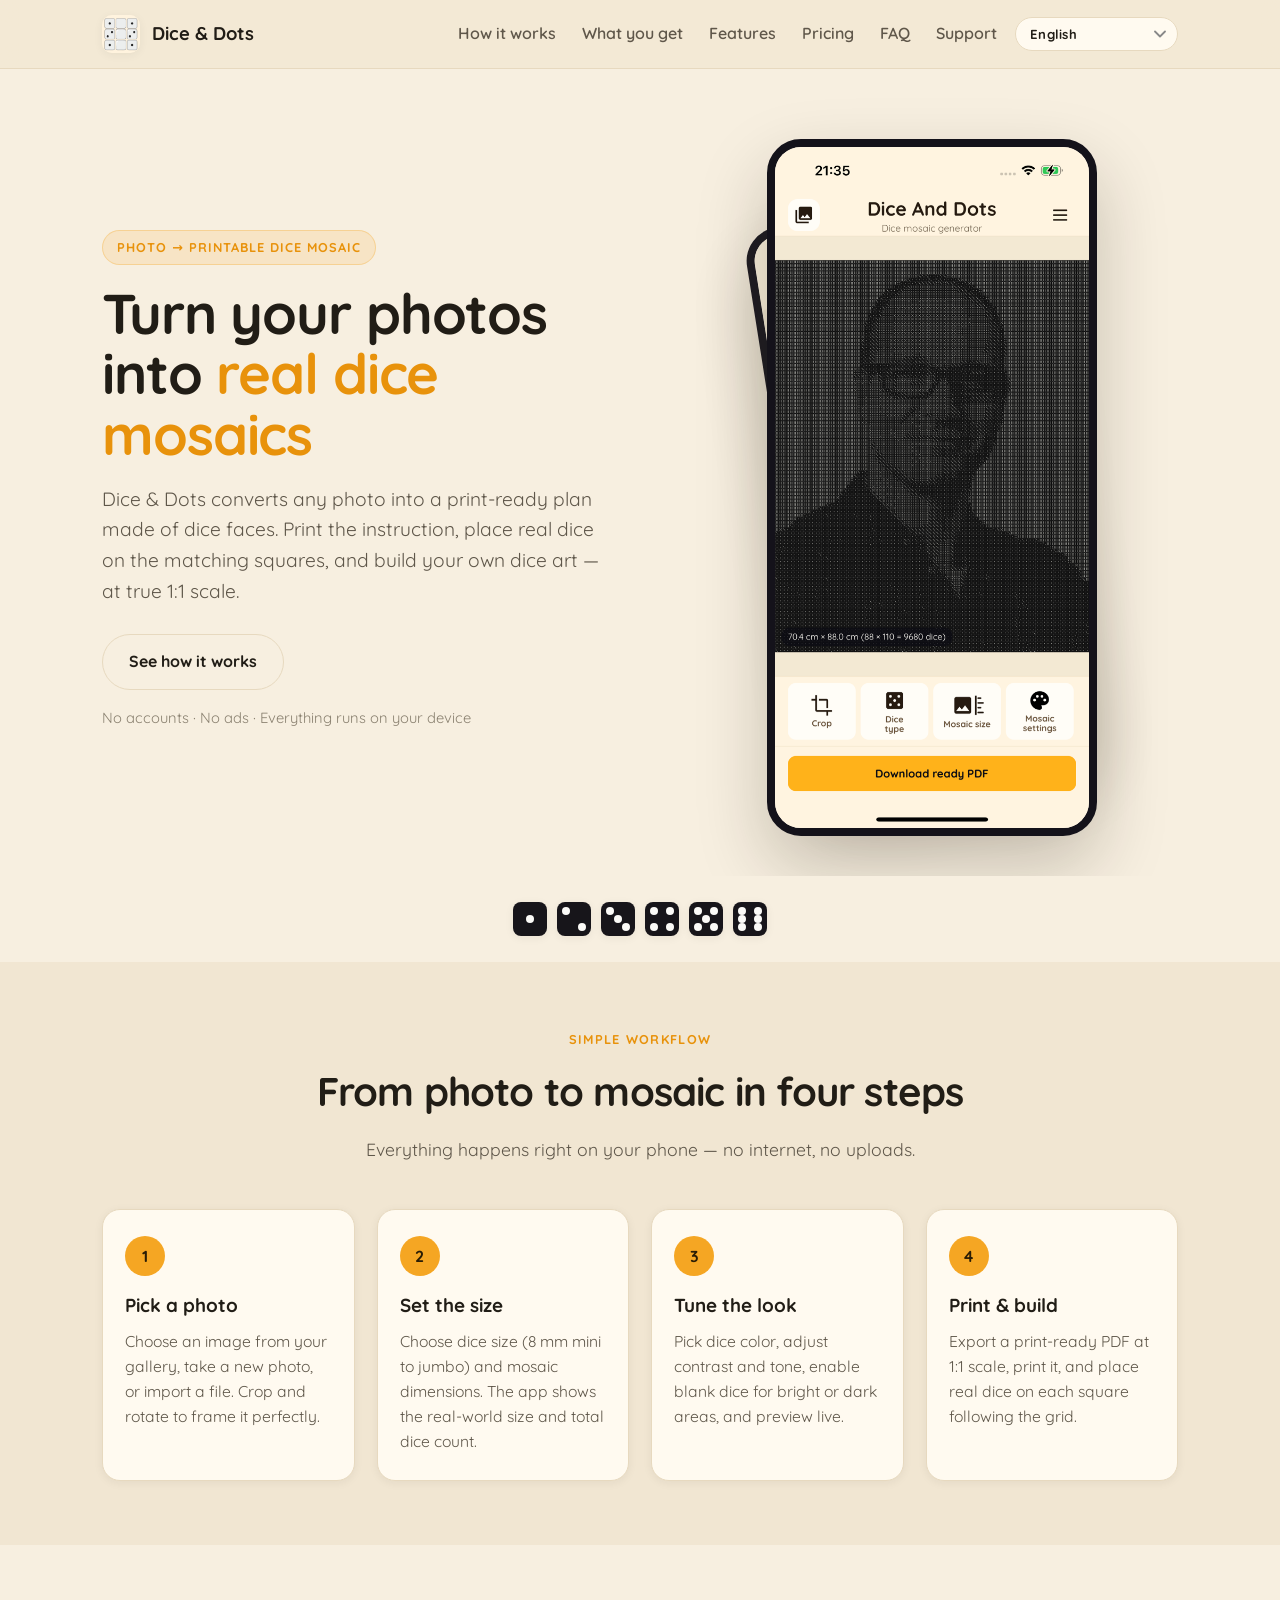
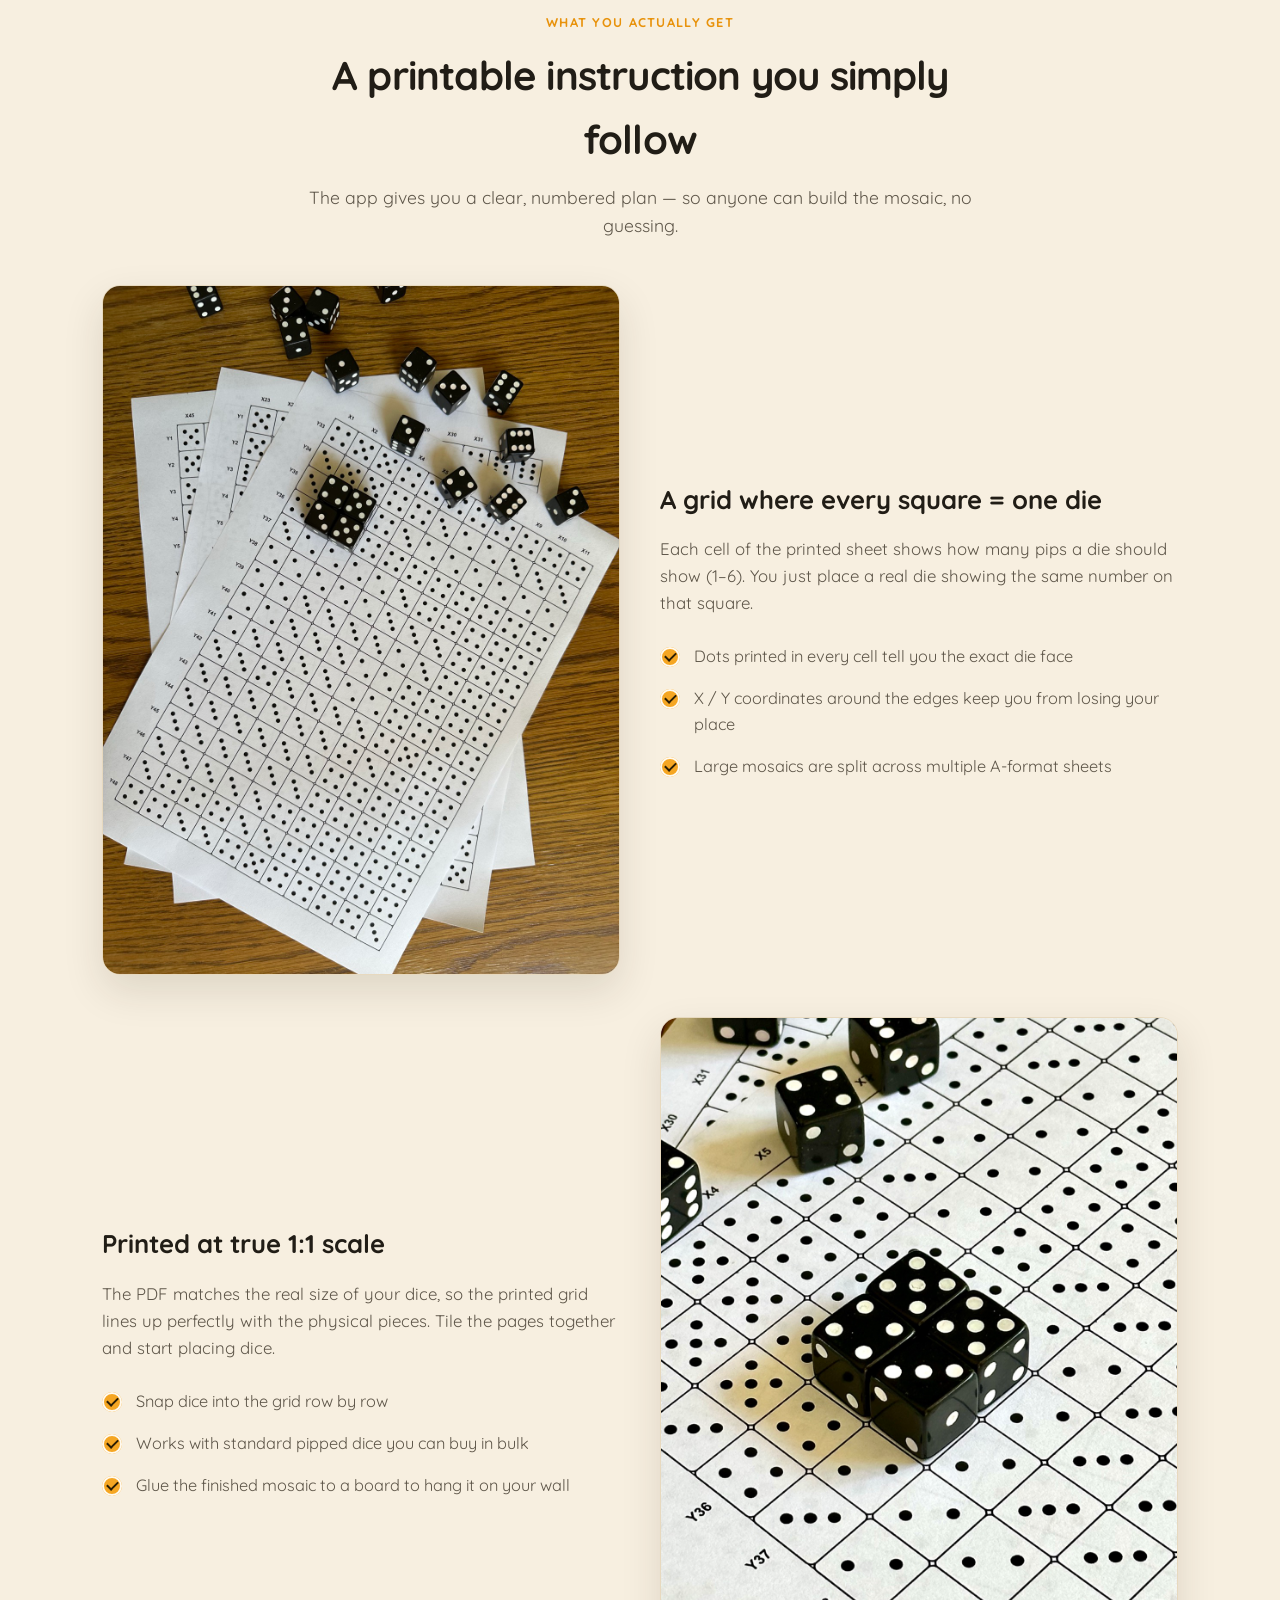
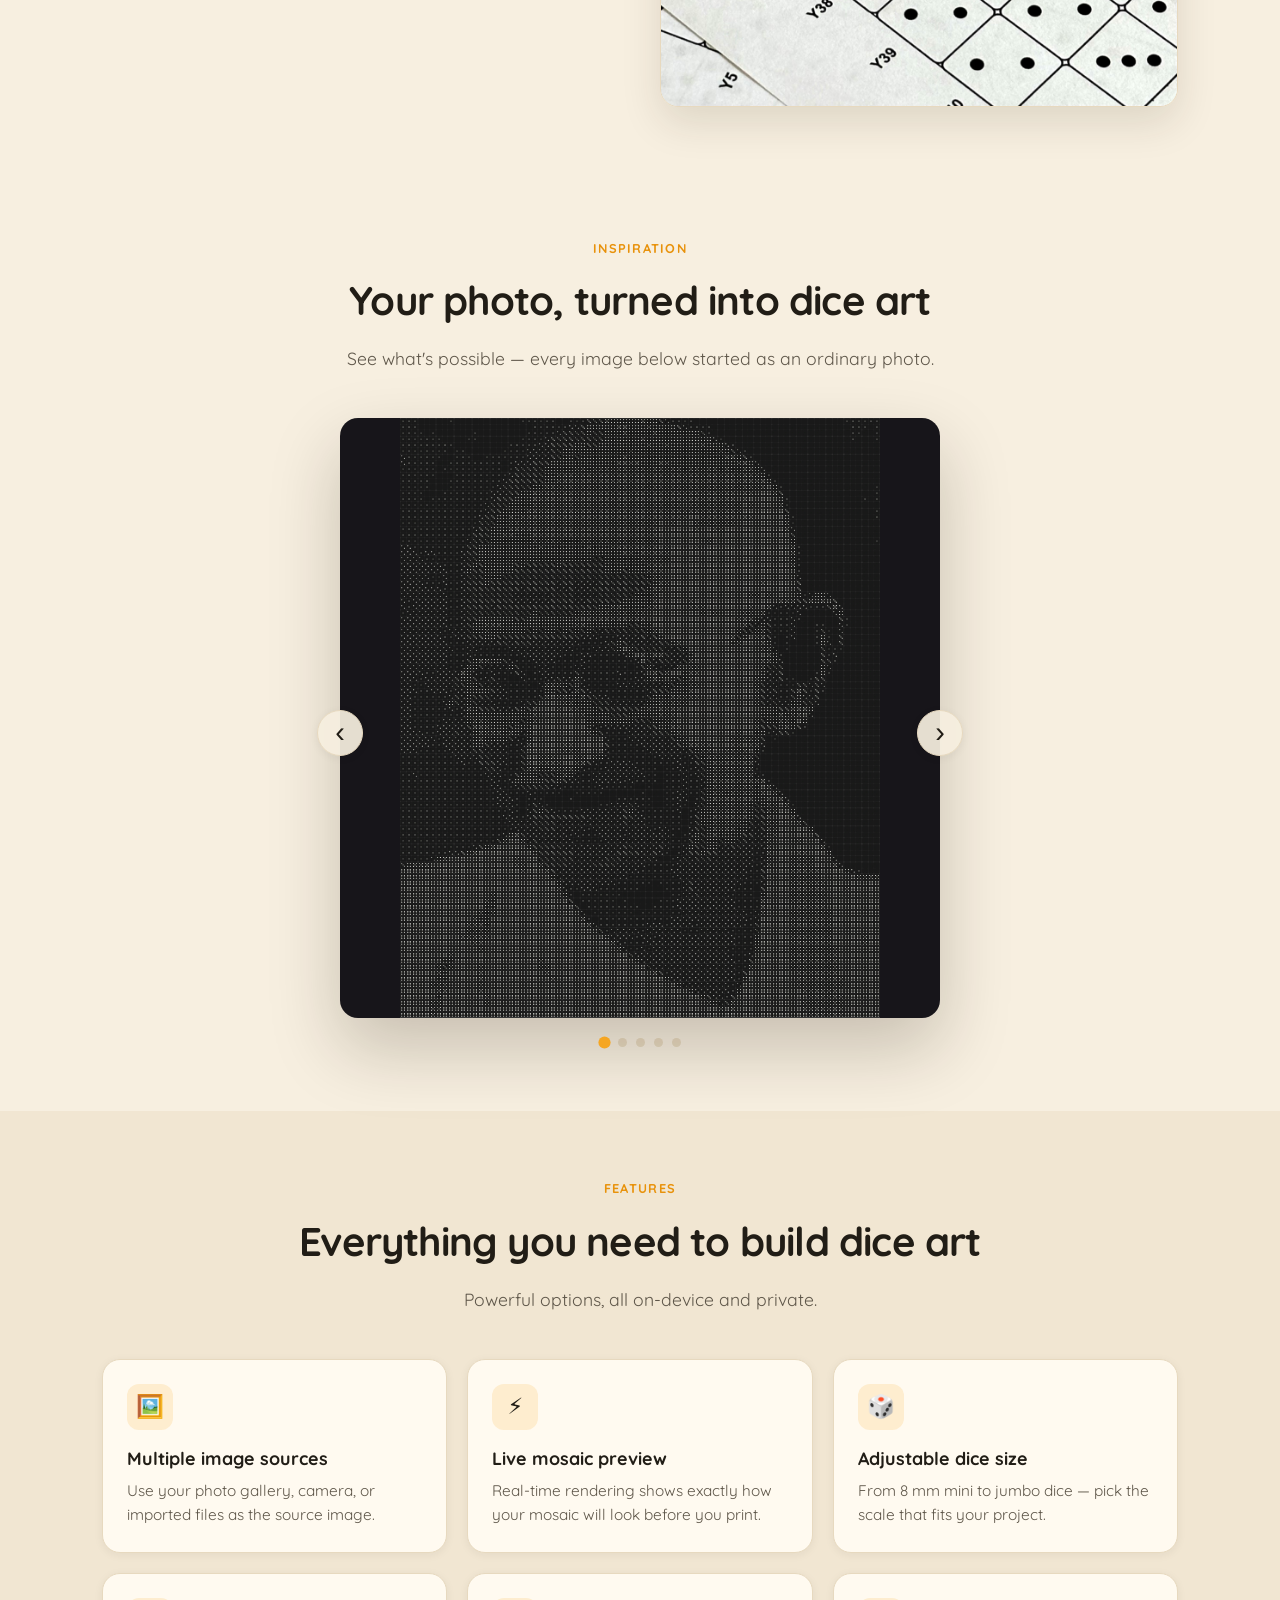
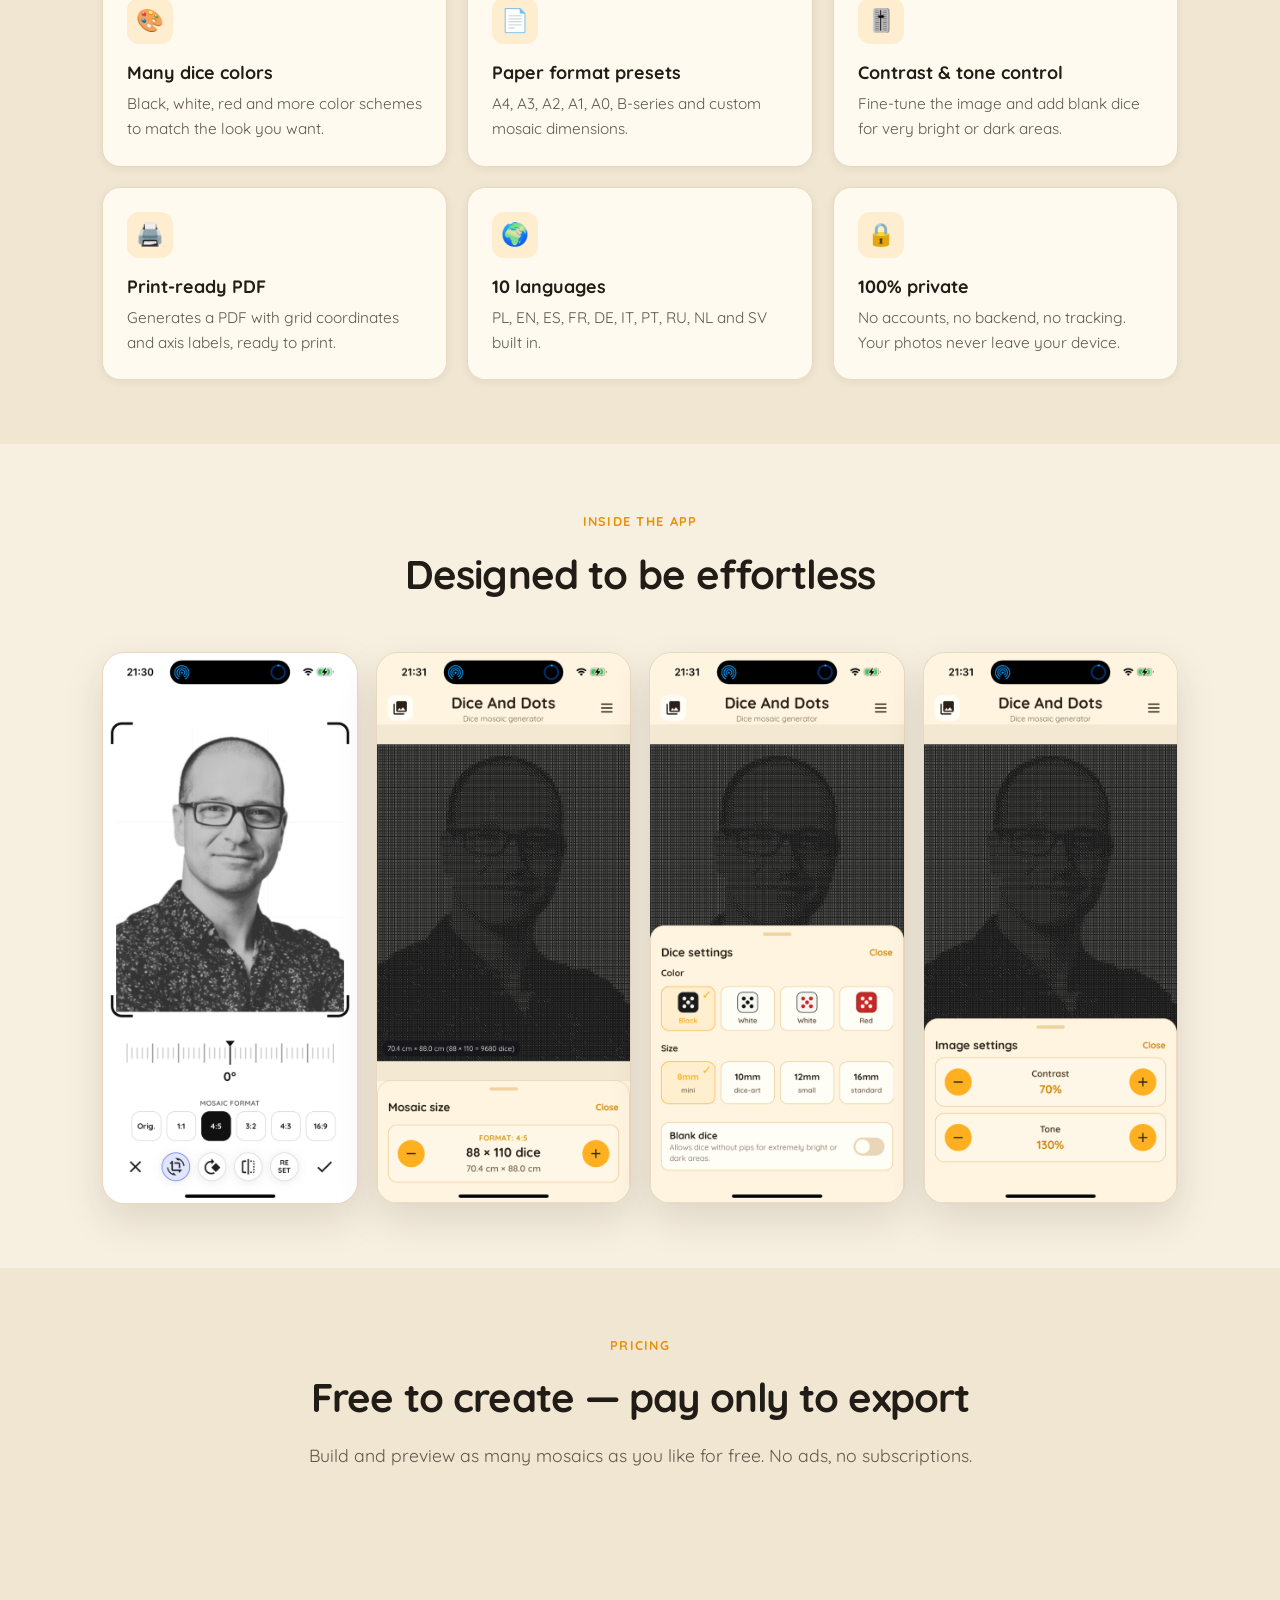
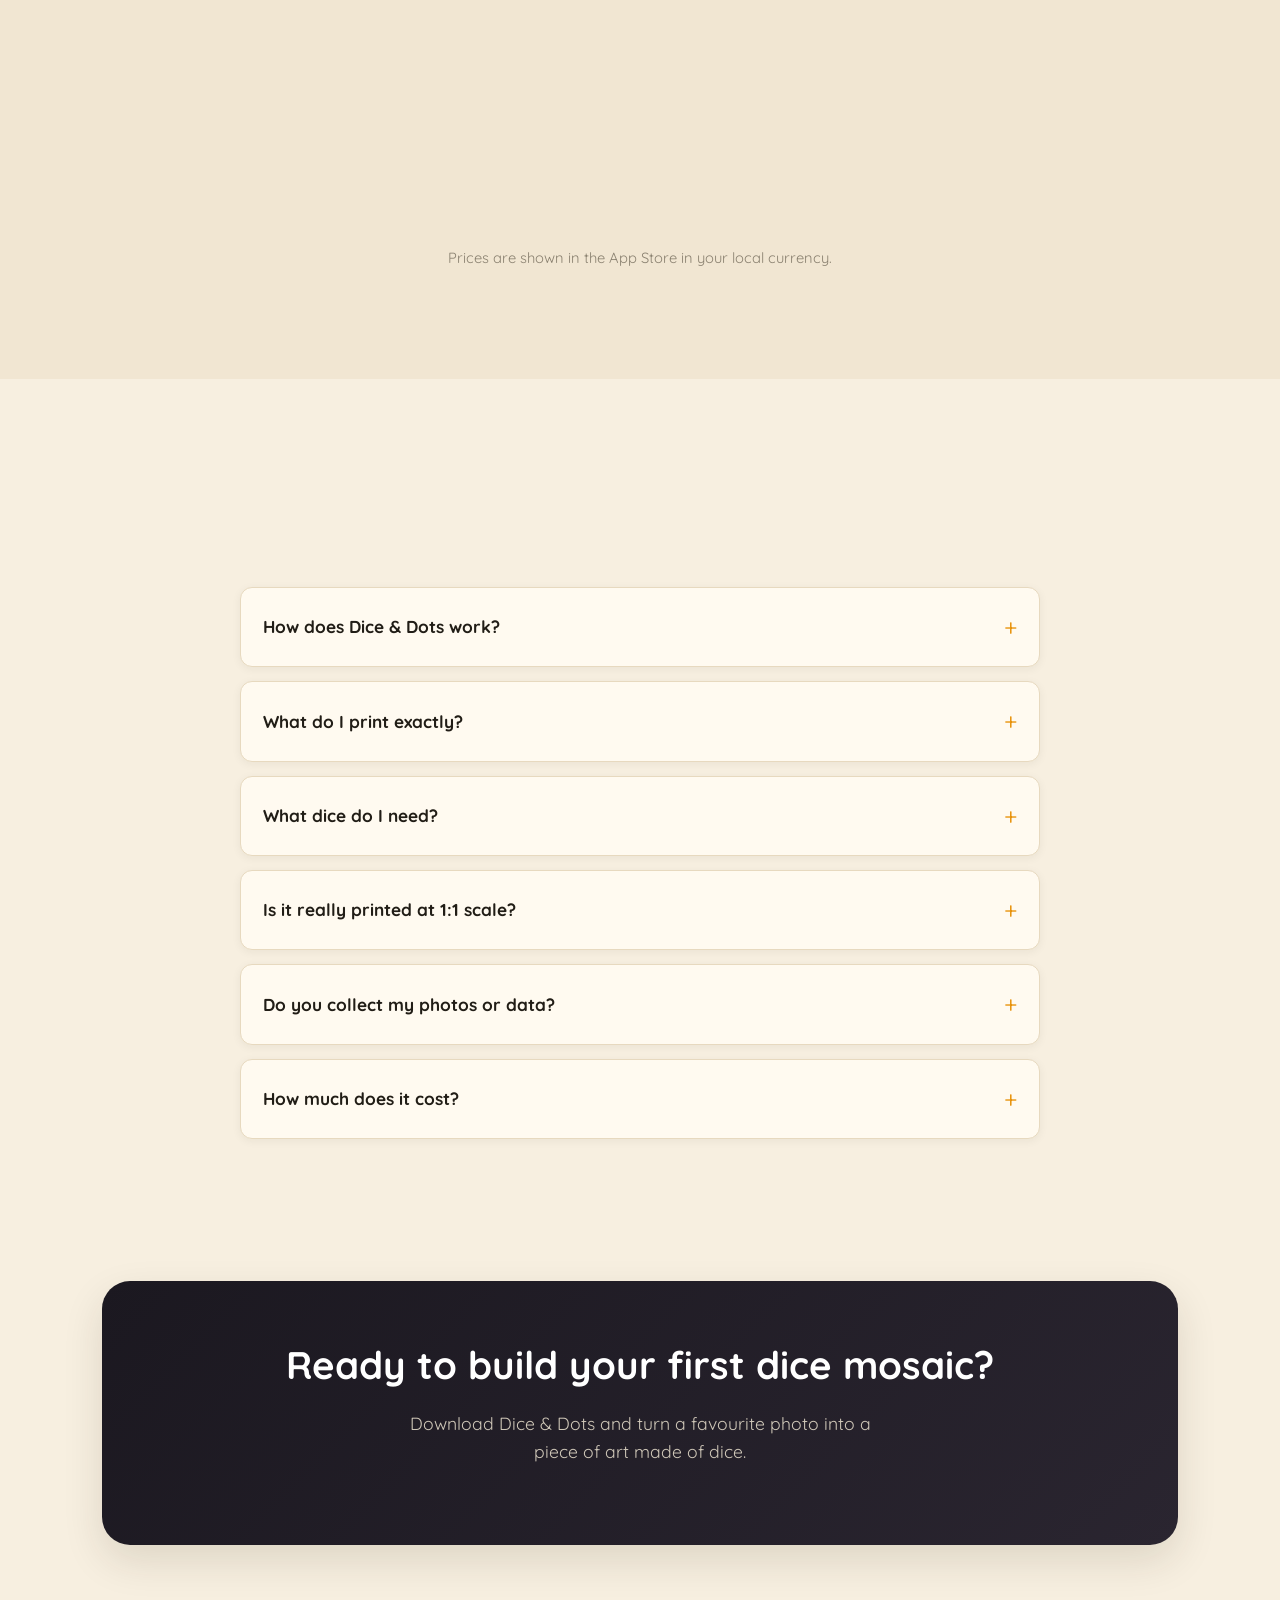
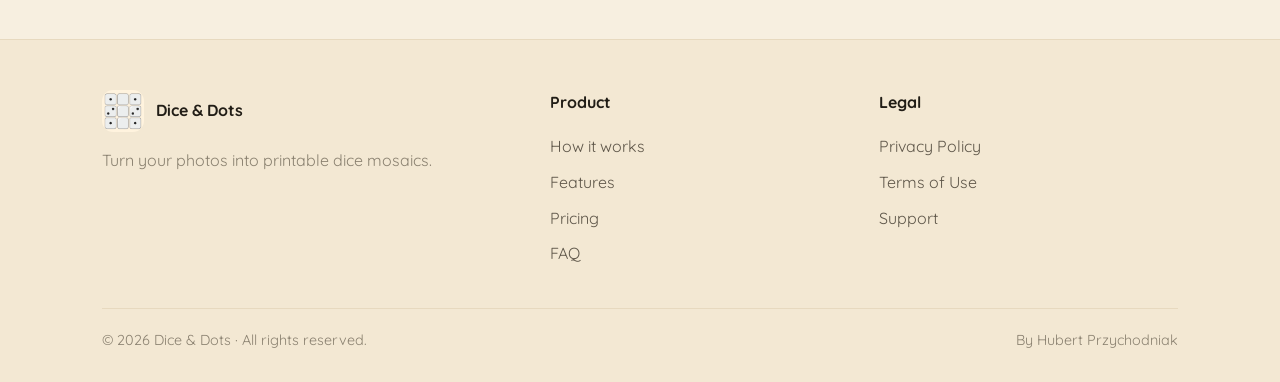
<file: index.html>
<!DOCTYPE html>
<html lang="en">
<head>
  <meta charset="UTF-8" />
  <meta name="viewport" content="width=device-width, initial-scale=1.0" />
  <title>Dice &amp; Dots — Turn your photos into printable dice mosaics</title>
  <meta name="description" content="Dice &amp; Dots is an app that converts any photo into a printable dice mosaic. Choose a photo, set dice size, export a 1:1 scale PDF instruction, and build real dice art — no internet required." />
  <meta name="theme-color" content="#f5a623" />
  <link rel="icon" type="image/x-icon" href="favicon.ico?v=20260609" />
  <link rel="icon" type="image/png" sizes="16x16" href="assets/favicon-16.png?v=20260609" />
  <link rel="icon" type="image/png" sizes="32x32" href="assets/favicon-32.png?v=20260609" />
  <link rel="icon" type="image/png" sizes="48x48" href="assets/favicon-48.png?v=20260609" />
  <link rel="icon" type="image/png" sizes="512x512" href="assets/favicon.png?v=20260609" />
  <link rel="shortcut icon" href="favicon.ico?v=20260609" />
  <link rel="apple-touch-icon" sizes="180x180" href="assets/apple-touch-icon.png?v=20260609" />

  <!-- Open Graph -->
  <meta property="og:title" content="Dice & Dots — Printable dice mosaics from your photos" />
  <meta property="og:description" content="Turn any photo into a dice mosaic. Print the plan, place real dice, build your art." />
  <meta property="og:type" content="website" />
  <meta property="og:url" content="https://diceanddots.com/" />
  <meta property="og:image" content="https://diceanddots.com/assets/icon.png" />
  <meta name="twitter:card" content="summary_large_image" />

  <link rel="preconnect" href="https://fonts.googleapis.com" />
  <link rel="preconnect" href="https://fonts.gstatic.com" crossorigin />
  <link href="https://fonts.googleapis.com/css2?family=Quicksand:wght@400;500;600;700&display=swap" rel="stylesheet" />
  <link rel="stylesheet" href="assets/css/styles.css?v=20260612-multilang" />
</head>
<body>

  <!-- ============ HEADER ============ -->
  <header class="site-header">
    <div class="wrap nav">
      <a class="brand" href="#top">
        <img src="assets/icon.png" alt="Dice & Dots icon" />
        <span>Dice &amp; Dots</span>
      </a>

      <nav class="nav-links">
        <a href="#how" data-i18n="nav.how">How it works</a>
        <a href="#build" data-i18n="nav.build">What you get</a>
        <a href="#features" data-i18n="nav.features">Features</a>
        <a href="#pricing" data-i18n="nav.pricing">Pricing</a>
        <a href="#faq" data-i18n="nav.faq">FAQ</a>
        <a href="support.html" data-i18n="nav.support">Support</a>
      </nav>

      <div class="nav-actions">
        <select class="lang-select" aria-label="Language / Język"></select>
        <!-- App Store link — coming soon -->
        <button class="nav-toggle" aria-label="Menu"><span></span></button>
      </div>
    </div>
  </header>

  <main id="top">

    <!-- ============ HERO ============ -->
    <section class="hero">
      <div class="wrap hero-grid">
        <div class="hero-text reveal">
          <span class="eyebrow" data-i18n="hero.eyebrow">Photo → printable dice mosaic</span>
          <h1>
            <span data-i18n="hero.title.1">Turn your photos into</span>
            <span class="accent" data-i18n="hero.title.2">real dice mosaics</span>
          </h1>
          <p class="lead" data-i18n="hero.lead">
            Dice &amp; Dots converts any photo into a print-ready plan made of dice faces. Print the instruction, place real dice on the matching squares, and build your own dice art — at true 1:1 scale.
          </p>
          <div class="hero-cta">
            <a class="btn btn-ghost" href="#how" data-i18n="hero.cta.secondary">See how it works</a>
          </div>
          <p class="hero-note" data-i18n="hero.note">No accounts · No ads · Everything runs on your device</p>
        </div>

        <div class="hero-visual reveal">
          <img class="phone back" src="assets/screens/06-main.png" alt="Dice & Dots main screen" loading="eager" />
          <img class="phone" src="assets/screens/05-result.png" alt="Dice mosaic preview in the app" loading="eager" />
        </div>
      </div>
    </section>

    <!-- dice strip divider -->
    <div class="wrap">
      <div class="dice-strip" aria-hidden="true">
        <!-- 1 --><span class="die"><i></i><i></i><i></i><i></i><i class="on"></i><i></i><i></i><i></i><i></i></span>
        <!-- 2 --><span class="die"><i class="on"></i><i></i><i></i><i></i><i></i><i></i><i></i><i></i><i class="on"></i></span>
        <!-- 3 --><span class="die"><i class="on"></i><i></i><i></i><i></i><i class="on"></i><i></i><i></i><i></i><i class="on"></i></span>
        <!-- 4 --><span class="die"><i class="on"></i><i></i><i class="on"></i><i></i><i></i><i></i><i class="on"></i><i></i><i class="on"></i></span>
        <!-- 5 --><span class="die"><i class="on"></i><i></i><i class="on"></i><i></i><i class="on"></i><i></i><i class="on"></i><i></i><i class="on"></i></span>
        <!-- 6 --><span class="die"><i class="on"></i><i></i><i class="on"></i><i class="on"></i><i></i><i class="on"></i><i class="on"></i><i></i><i class="on"></i></span>
      </div>
    </div>

    <!-- ============ HOW IT WORKS ============ -->
    <section id="how" class="alt">
      <div class="wrap">
        <div class="section-head reveal">
          <span class="kicker" data-i18n="how.kicker">Simple workflow</span>
          <h2 data-i18n="how.title">From photo to mosaic in four steps</h2>
          <p data-i18n="how.subtitle">Everything happens right on your phone — no internet, no uploads.</p>
        </div>
        <div class="steps">
          <div class="step reveal">
            <div class="num">1</div>
            <h3 data-i18n="how.s1.t">Pick a photo</h3>
            <p data-i18n="how.s1.d">Choose an image from your gallery, take a new photo, or import a file. Crop and rotate to frame it perfectly.</p>
          </div>
          <div class="step reveal">
            <div class="num">2</div>
            <h3 data-i18n="how.s2.t">Set the size</h3>
            <p data-i18n="how.s2.d">Choose dice size (8 mm mini to jumbo) and mosaic dimensions. The app shows the real-world size and total dice count.</p>
          </div>
          <div class="step reveal">
            <div class="num">3</div>
            <h3 data-i18n="how.s3.t">Tune the look</h3>
            <p data-i18n="how.s3.d">Pick dice color, adjust contrast and tone, enable blank dice for bright or dark areas, and preview live.</p>
          </div>
          <div class="step reveal">
            <div class="num">4</div>
            <h3 data-i18n="how.s4.t">Print &amp; build</h3>
            <p data-i18n="how.s4.d">Export a print-ready PDF at 1:1 scale, print it, and place real dice on each square following the grid.</p>
          </div>
        </div>
      </div>
    </section>

    <!-- ============ WHAT YOU GET ============ -->
    <section id="build">
      <div class="wrap">
        <div class="section-head reveal">
          <span class="kicker" data-i18n="build.kicker">What you actually get</span>
          <h2 data-i18n="build.title">A printable instruction you simply follow</h2>
          <p data-i18n="build.subtitle">The app gives you a clear, numbered plan — so anyone can build the mosaic, no guessing.</p>
        </div>

        <div class="getit-grid reveal">
          <div class="getit-media">
            <img src="assets/instructions/printed-sheets.jpg" alt="Printed Dice & Dots instruction sheets with X and Y grid coordinates" loading="lazy" />
          </div>
          <div class="getit-text">
            <h3 data-i18n="build.b1.t">A grid where every square = one die</h3>
            <p data-i18n="build.b1.d">Each cell of the printed sheet shows how many pips a die should show (1–6). You just place a real die showing the same number on that square.</p>
            <ul class="checklist">
              <li data-i18n="build.b1.li1">Dots printed in every cell tell you the exact die face</li>
              <li data-i18n="build.b1.li2">X / Y coordinates around the edges keep you from losing your place</li>
              <li data-i18n="build.b1.li3">Large mosaics are split across multiple A-format sheets</li>
            </ul>
          </div>
        </div>

        <div style="height:42px"></div>

        <div class="getit-grid reverse reveal">
          <div class="getit-media">
            <img src="assets/instructions/dice-on-grid.jpg" alt="Real dice placed on the printed grid following the printed pips" loading="lazy" />
          </div>
          <div class="getit-text">
            <h3 data-i18n="build.b2.t">Printed at true 1:1 scale</h3>
            <p data-i18n="build.b2.d">The PDF matches the real size of your dice, so the printed grid lines up perfectly with the physical pieces. Tile the pages together and start placing dice.</p>
            <ul class="checklist">
              <li data-i18n="build.b2.li1">Snap dice into the grid row by row</li>
              <li data-i18n="build.b2.li2">Works with standard pipped dice you can buy in bulk</li>
              <li data-i18n="build.b2.li3">Glue the finished mosaic to a board to hang it on your wall</li>
            </ul>
          </div>
        </div>
      </div>
    </section>

    <!-- ============ INSPIRATION CAROUSEL ============ -->
    <section id="inspiration">
      <div class="wrap">
        <div class="section-head reveal">
          <span class="kicker" data-i18n="inspo.kicker">Inspiration</span>
          <h2 data-i18n="inspo.title">Your photo, turned into dice art</h2>
          <p data-i18n="inspo.subtitle">See what's possible — every image below started as an ordinary photo.</p>
        </div>
        <div class="inspo-carousel reveal" role="region" aria-label="Inspiration gallery">
          <div class="inspo-track">
            <div class="inspo-slide">
              <picture>
                <source srcset="WebP/MahatGandhi.webp" type="image/webp" />
                <img src="WebP/MahatGandhi.jpg" alt="Mahatma Gandhi dice mosaic" width="3628" height="4536" loading="lazy" fetchpriority="high" decoding="async" />
              </picture>
            </div>
            <div class="inspo-slide">
              <picture>
                <source srcset="WebP/cat.webp" type="image/webp" />
                <img src="WebP/cat.jpg" alt="Cat dice mosaic" width="2312" height="2312" loading="lazy" decoding="async" />
              </picture>
            </div>
            <div class="inspo-slide">
              <picture>
                <source srcset="WebP/dog.webp" type="image/webp" />
                <img src="WebP/dog.jpg" alt="Dog dice mosaic" width="2084" height="2608" loading="lazy" decoding="async" />
              </picture>
            </div>
            <div class="inspo-slide">
              <picture>
                <source srcset="WebP/grzegorz.webp" type="image/webp" />
                <img src="WebP/grzegorz.jpg" alt="Person dice mosaic" width="3808" height="4760" loading="lazy" decoding="async" />
              </picture>
            </div>
            <div class="inspo-slide">
              <picture>
                <source srcset="WebP/joerogan.webp" type="image/webp" />
                <img src="WebP/joerogan.jpg" alt="Joe Rogan dice mosaic" width="2356" height="2948" loading="lazy" decoding="async" />
              </picture>
            </div>
          </div>
          <button class="inspo-btn inspo-prev" aria-label="Previous">&#8249;</button>
          <button class="inspo-btn inspo-next" aria-label="Next">&#8250;</button>
          <div class="inspo-dots" role="tablist" aria-label="Slide controls"></div>
        </div>
      </div>
    </section>

    <!-- ============ FEATURES ============ -->
    <section id="features" class="alt">
      <div class="wrap">
        <div class="section-head reveal">
          <span class="kicker" data-i18n="feat.kicker">Features</span>
          <h2 data-i18n="feat.title">Everything you need to build dice art</h2>
          <p data-i18n="feat.subtitle">Powerful options, all on-device and private.</p>
        </div>
        <div class="features">
          <div class="feature reveal"><div class="ico">🖼️</div><h3 data-i18n="feat.1.t">Multiple image sources</h3><p data-i18n="feat.1.d">Use your photo gallery, camera, or imported files as the source image.</p></div>
          <div class="feature reveal"><div class="ico">⚡</div><h3 data-i18n="feat.2.t">Live mosaic preview</h3><p data-i18n="feat.2.d">Real-time rendering shows exactly how your mosaic will look before you print.</p></div>
          <div class="feature reveal"><div class="ico">🎲</div><h3 data-i18n="feat.3.t">Adjustable dice size</h3><p data-i18n="feat.3.d">From 8 mm mini to jumbo dice — pick the scale that fits your project.</p></div>
          <div class="feature reveal"><div class="ico">🎨</div><h3 data-i18n="feat.4.t">Many dice colors</h3><p data-i18n="feat.4.d">Black, white, red and more color schemes to match the look you want.</p></div>
          <div class="feature reveal"><div class="ico">📄</div><h3 data-i18n="feat.5.t">Paper format presets</h3><p data-i18n="feat.5.d">A4, A3, A2, A1, A0, B-series and custom mosaic dimensions.</p></div>
          <div class="feature reveal"><div class="ico">🎚️</div><h3 data-i18n="feat.6.t">Contrast &amp; tone control</h3><p data-i18n="feat.6.d">Fine-tune the image and add blank dice for very bright or dark areas.</p></div>
          <div class="feature reveal"><div class="ico">🖨️</div><h3 data-i18n="feat.7.t">Print-ready PDF</h3><p data-i18n="feat.7.d">Generates a PDF with grid coordinates and axis labels, ready to print.</p></div>
          <div class="feature reveal"><div class="ico">🌍</div><h3 data-i18n="feat.8.t">10 languages</h3><p data-i18n="feat.8.d">PL, EN, ES, FR, DE, IT, PT, RU, NL and SV built in.</p></div>
          <div class="feature reveal"><div class="ico">🔒</div><h3 data-i18n="feat.9.t">100% private</h3><p data-i18n="feat.9.d">No accounts, no backend, no tracking. Your photos never leave your device.</p></div>
        </div>
      </div>
    </section>

    <!-- ============ GALLERY ============ -->
    <section id="gallery">
      <div class="wrap">
        <div class="section-head reveal">
          <span class="kicker" data-i18n="gallery.kicker">Inside the app</span>
          <h2 data-i18n="gallery.title">Designed to be effortless</h2>
        </div>
        <div class="gallery reveal">
          <img src="assets/screens/01-crop.png" alt="Crop and frame your photo" loading="lazy" />
          <img src="assets/screens/02-mosaic-size.png" alt="Choose mosaic size" loading="lazy" />
          <img src="assets/screens/03-dice-settings.png" alt="Pick dice color and size" loading="lazy" />
          <img src="assets/screens/04-image-settings.png" alt="Adjust contrast and tone" loading="lazy" />
        </div>
      </div>
    </section>

    <!-- ============ PRICING ============ -->
    <section id="pricing" class="alt">
      <div class="wrap">
        <div class="section-head reveal">
          <span class="kicker" data-i18n="price.kicker">Pricing</span>
          <h2 data-i18n="price.title">Free to create — pay only to export</h2>
          <p data-i18n="price.subtitle">Build and preview as many mosaics as you like for free. No ads, no subscriptions.</p>
        </div>
        <div class="pricing">
          <div class="price-card reveal">
            <h3 data-i18n="price.single.t">Single export</h3>
            <div class="price">€&middot;&middot; <small data-i18n="price.single.p">per PDF</small></div>
            <ul>
              <li data-i18n="price.single.li1">Create and preview for free</li>
              <li data-i18n="price.single.li2">Export one print-ready PDF</li>
              <li data-i18n="price.single.li3">Pay only when you're ready</li>
            </ul>
          </div>
          <div class="price-card featured reveal">
            <span class="price-tag" data-i18n="price.life.tag">Best value</span>
            <h3 data-i18n="price.life.t">Lifetime unlock</h3>
            <div class="price">€&middot;&middot; <small data-i18n="price.life.p">one-time</small></div>
            <ul>
              <li data-i18n="price.life.li1">Unlimited PDF exports forever</li>
              <li data-i18n="price.life.li2">All dice colors and sizes</li>
              <li data-i18n="price.life.li3">Pay once — no subscription</li>
            </ul>
          </div>
        </div>
        <p class="section-head muted" style="margin-top:26px;font-size:.92rem" data-i18n="price.note">Prices are shown in the App Store in your local currency.</p>
      </div>
    </section>

    <!-- ============ FAQ ============ -->
    <section id="faq">
      <div class="wrap">
        <div class="section-head reveal">
          <span class="kicker" data-i18n="faq.kicker">FAQ</span>
          <h2 data-i18n="faq.title">Frequently asked questions</h2>
        </div>
        <div class="faq reveal">
          <details><summary data-i18n="faq.q1">How does Dice & Dots work?</summary><p data-i18n="faq.a1">You pick a photo, choose your dice size and mosaic dimensions, and the app turns the image into a grid of dice faces. You then export a print-ready PDF and build the mosaic with real dice.</p></details>
          <details><summary data-i18n="faq.q2">What do I print exactly?</summary><p data-i18n="faq.a2">You print an instruction sheet: a grid where every square shows how many pips a die should display, with X/Y coordinates so you always know where you are. Place a matching die on each square.</p></details>
          <details><summary data-i18n="faq.q3">What dice do I need?</summary><p data-i18n="faq.a3">Standard pipped dice (the kind with dots, 1–6). You can choose the size in the app — from 8 mm mini dice up to larger ones — and buy them in bulk.</p></details>
          <details><summary data-i18n="faq.q4">Is it really printed at 1:1 scale?</summary><p data-i18n="faq.a4">Yes. The PDF is generated at real-world scale so the printed grid matches the physical size of your dice. Just make sure your printer is set to print at 100% (no scaling).</p></details>
          <details><summary data-i18n="faq.q5">Do you collect my photos or data?</summary><p data-i18n="faq.a5">No. All image processing happens locally on your device. There are no accounts, no backend servers, no analytics and no tracking.</p></details>
          <details><summary data-i18n="faq.q6">How much does it cost?</summary><p data-i18n="faq.a6">Creating and previewing mosaics is free. You can pay per single PDF export, or unlock unlimited exports forever with a one-time purchase. No ads, no subscriptions.</p></details>
        </div>
      </div>
    </section>

    <!-- ============ CTA BAND ============ -->
    <section id="download">
      <div class="wrap">
        <div class="cta-band reveal">
          <h2 data-i18n="cta.title">Ready to build your first dice mosaic?</h2>
          <p data-i18n="cta.text">Download Dice & Dots and turn a favourite photo into a piece of art made of dice.</p>
          <!-- App Store button — coming soon -->
        </div>
      </div>
    </section>

  </main>

  <!-- ============ FOOTER ============ -->
  <footer class="site-footer">
    <div class="wrap">
      <div class="footer-grid">
        <div>
          <div class="footer-brand">
            <img src="assets/icon.png" alt="Dice & Dots icon" />
            <strong>Dice &amp; Dots</strong>
          </div>
          <p class="muted" data-i18n="footer.tagline">Turn your photos into printable dice mosaics.</p>
        </div>
        <div>
          <h4 data-i18n="footer.product">Product</h4>
          <a href="#how" data-i18n="nav.how">How it works</a>
          <a href="#features" data-i18n="nav.features">Features</a>
          <a href="#pricing" data-i18n="nav.pricing">Pricing</a>
          <a href="#faq" data-i18n="nav.faq">FAQ</a>
        </div>
        <div>
          <h4 data-i18n="footer.legal">Legal</h4>
          <a href="privacy.html" data-i18n="footer.privacy">Privacy Policy</a>
          <a href="terms.html" data-i18n="footer.terms">Terms of Use</a>
          <a href="support.html" data-i18n="nav.support">Support</a>
        </div>
      </div>
      <div class="footer-bottom">
        <span>© <span id="year"></span> Dice &amp; Dots · <span data-i18n="footer.rights">All rights reserved.</span></span>
        <span data-i18n="footer.madeby">By Hubert Przychodniak</span>
      </div>
    </div>
  </footer>

  <script src="assets/js/i18n.js?v=20260612-multilang"></script>
  <script>document.getElementById("year").textContent = new Date().getFullYear();</script>
</body>
</html>
</file>
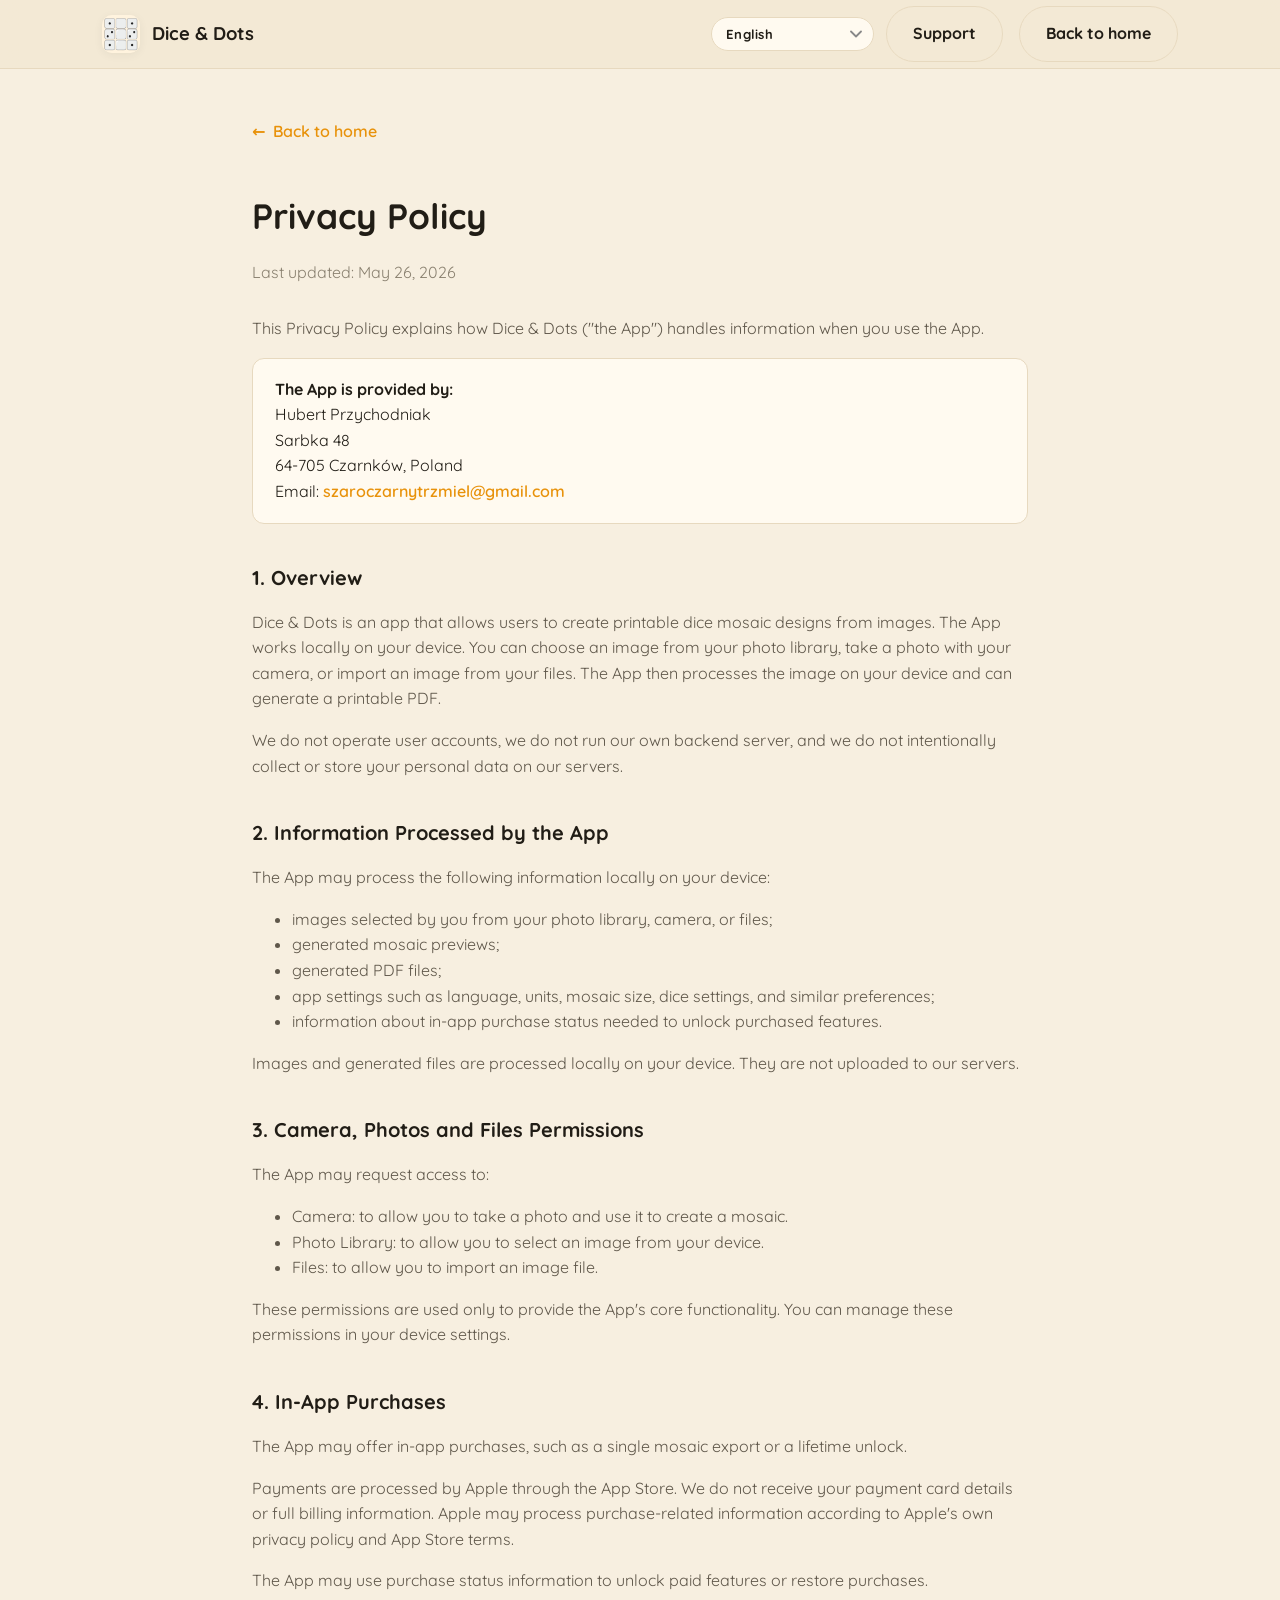
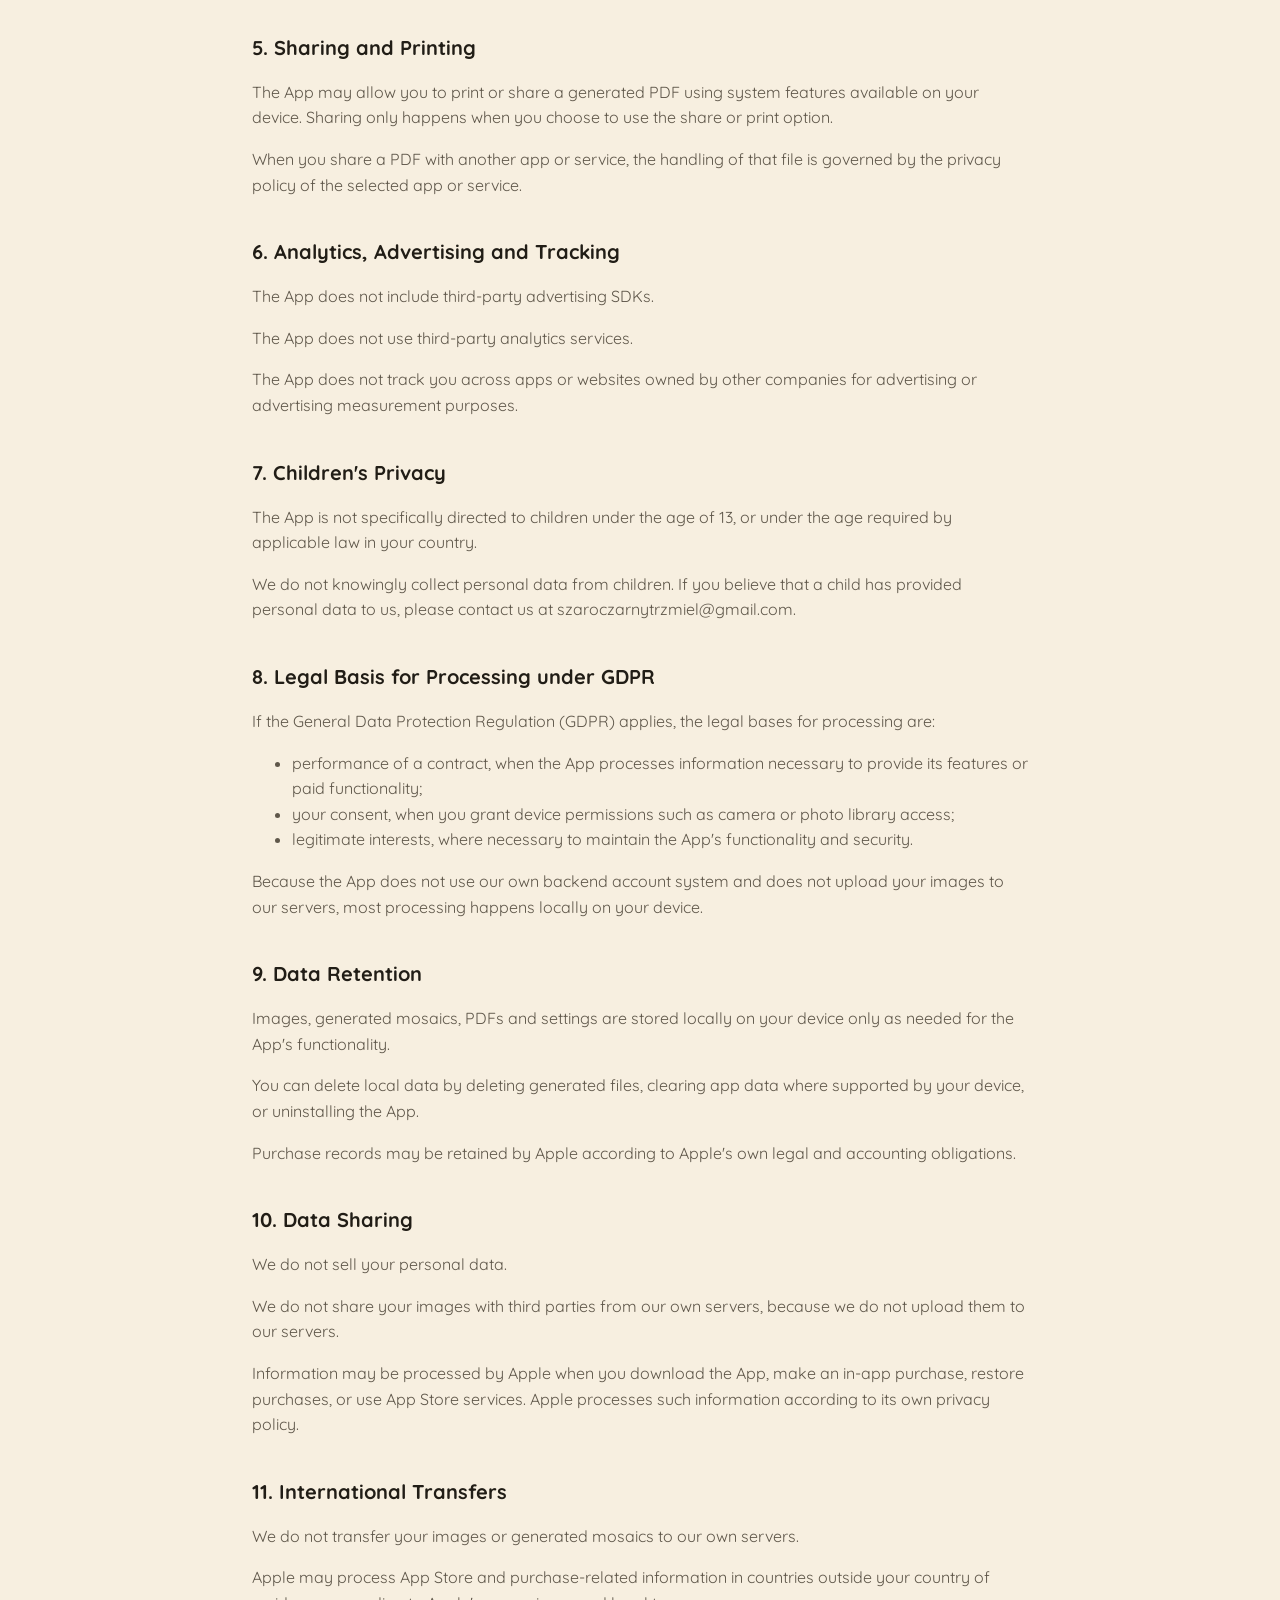
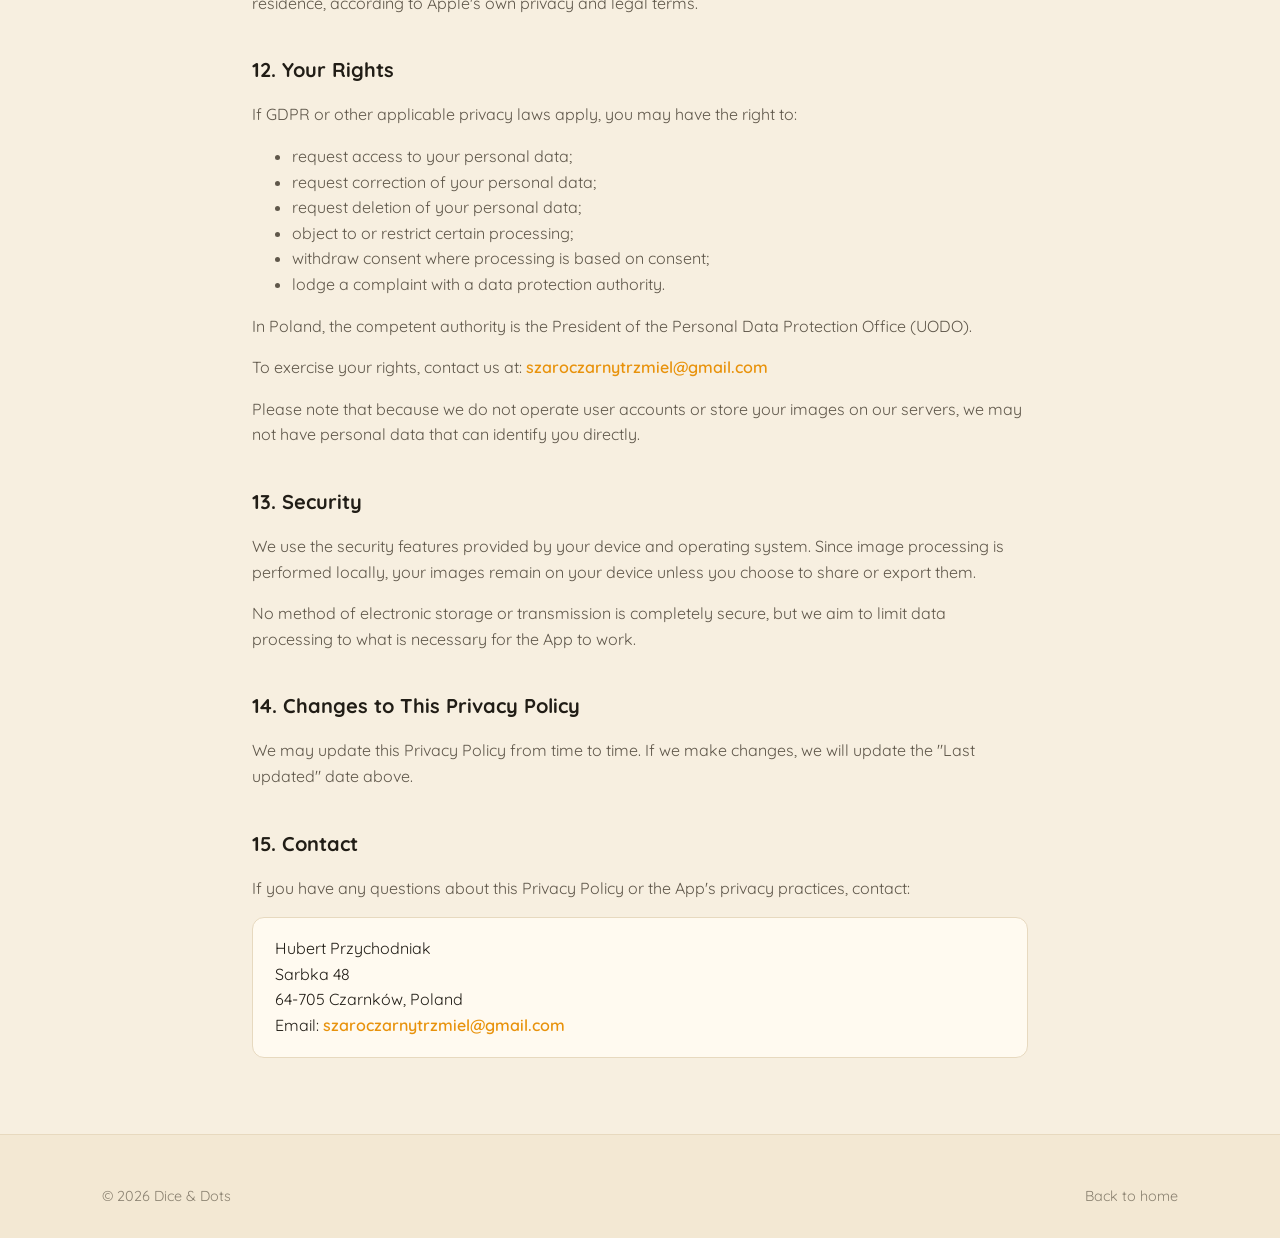
<file: privacy.html>
<!DOCTYPE html>
<html lang="en">
<head>
  <meta charset="UTF-8" />
  <meta name="viewport" content="width=device-width, initial-scale=1.0" />
  <title>Privacy Policy — Dice &amp; Dots</title>
  <meta name="description" content="Privacy Policy for the Dice & Dots app. All image processing happens locally on your device. No accounts, no tracking." />
  <meta name="theme-color" content="#f5a623" />
  <link rel="icon" type="image/x-icon" href="favicon.ico?v=20260609" />
  <link rel="icon" type="image/png" sizes="16x16" href="assets/favicon-16.png?v=20260609" />
  <link rel="icon" type="image/png" sizes="32x32" href="assets/favicon-32.png?v=20260609" />
  <link rel="icon" type="image/png" sizes="48x48" href="assets/favicon-48.png?v=20260609" />
  <link rel="icon" type="image/png" sizes="512x512" href="assets/favicon.png?v=20260609" />
  <link rel="shortcut icon" href="favicon.ico?v=20260609" />
  <link rel="apple-touch-icon" sizes="180x180" href="assets/apple-touch-icon.png?v=20260609" />
  <link rel="preconnect" href="https://fonts.googleapis.com" />
  <link rel="preconnect" href="https://fonts.gstatic.com" crossorigin />
  <link href="https://fonts.googleapis.com/css2?family=Quicksand:wght@400;500;600;700&display=swap" rel="stylesheet" />
  <link rel="stylesheet" href="assets/css/styles.css?v=20260612-multilang" />
</head>
<body>

  <header class="site-header">
    <div class="wrap nav">
      <a class="brand" href="index.html">
        <img src="assets/icon.png" alt="Dice & Dots icon" />
        <span>Dice &amp; Dots</span>
      </a>
      <div class="nav-actions" style="margin-left:auto">
        <select class="lang-select" aria-label="Language / Język"></select>
        <a class="btn btn-ghost" href="support.html" data-i18n="nav.support" style="margin-right:4px">Support</a>
        <a class="btn btn-ghost" href="index.html" data-i18n="legal.back">Back to home</a>
      </div>
    </div>
  </header>

  <main class="legal">
    <div class="wrap legal-wrap">
      <a class="back-link" href="index.html">← <span data-i18n="legal.back">Back to home</span></a>

      <!-- ===================== ENGLISH ===================== -->
      <div data-lang="en">
        <h1>Privacy Policy</h1>
        <p class="updated">Last updated: May 26, 2026</p>

        <p>This Privacy Policy explains how Dice &amp; Dots ("the App") handles information when you use the App.</p>

        <div class="provider">
          <strong>The App is provided by:</strong><br />
          Hubert Przychodniak<br />
          Sarbka 48<br />
          64-705 Czarnków, Poland<br />
          Email: <a href="mailto:szaroczarnytrzmiel@gmail.com">szaroczarnytrzmiel@gmail.com</a>
        </div>

        <h2>1. Overview</h2>
        <p>Dice &amp; Dots is an app that allows users to create printable dice mosaic designs from images. The App works locally on your device. You can choose an image from your photo library, take a photo with your camera, or import an image from your files. The App then processes the image on your device and can generate a printable PDF.</p>
        <p>We do not operate user accounts, we do not run our own backend server, and we do not intentionally collect or store your personal data on our servers.</p>

        <h2>2. Information Processed by the App</h2>
        <p>The App may process the following information locally on your device:</p>
        <ul>
          <li>images selected by you from your photo library, camera, or files;</li>
          <li>generated mosaic previews;</li>
          <li>generated PDF files;</li>
          <li>app settings such as language, units, mosaic size, dice settings, and similar preferences;</li>
          <li>information about in-app purchase status needed to unlock purchased features.</li>
        </ul>
        <p>Images and generated files are processed locally on your device. They are not uploaded to our servers.</p>

        <h2>3. Camera, Photos and Files Permissions</h2>
        <p>The App may request access to:</p>
        <ul>
          <li>Camera: to allow you to take a photo and use it to create a mosaic.</li>
          <li>Photo Library: to allow you to select an image from your device.</li>
          <li>Files: to allow you to import an image file.</li>
        </ul>
        <p>These permissions are used only to provide the App's core functionality. You can manage these permissions in your device settings.</p>

        <h2>4. In-App Purchases</h2>
        <p>The App may offer in-app purchases, such as a single mosaic export or a lifetime unlock.</p>
        <p>Payments are processed by Apple through the App Store. We do not receive your payment card details or full billing information. Apple may process purchase-related information according to Apple's own privacy policy and App Store terms.</p>
        <p>The App may use purchase status information to unlock paid features or restore purchases.</p>

        <h2>5. Sharing and Printing</h2>
        <p>The App may allow you to print or share a generated PDF using system features available on your device. Sharing only happens when you choose to use the share or print option.</p>
        <p>When you share a PDF with another app or service, the handling of that file is governed by the privacy policy of the selected app or service.</p>

        <h2>6. Analytics, Advertising and Tracking</h2>
        <p>The App does not include third-party advertising SDKs.</p>
        <p>The App does not use third-party analytics services.</p>
        <p>The App does not track you across apps or websites owned by other companies for advertising or advertising measurement purposes.</p>

        <h2>7. Children's Privacy</h2>
        <p>The App is not specifically directed to children under the age of 13, or under the age required by applicable law in your country.</p>
        <p>We do not knowingly collect personal data from children. If you believe that a child has provided personal data to us, please contact us at szaroczarnytrzmiel@gmail.com.</p>

        <h2>8. Legal Basis for Processing under GDPR</h2>
        <p>If the General Data Protection Regulation (GDPR) applies, the legal bases for processing are:</p>
        <ul>
          <li>performance of a contract, when the App processes information necessary to provide its features or paid functionality;</li>
          <li>your consent, when you grant device permissions such as camera or photo library access;</li>
          <li>legitimate interests, where necessary to maintain the App's functionality and security.</li>
        </ul>
        <p>Because the App does not use our own backend account system and does not upload your images to our servers, most processing happens locally on your device.</p>

        <h2>9. Data Retention</h2>
        <p>Images, generated mosaics, PDFs and settings are stored locally on your device only as needed for the App's functionality.</p>
        <p>You can delete local data by deleting generated files, clearing app data where supported by your device, or uninstalling the App.</p>
        <p>Purchase records may be retained by Apple according to Apple's own legal and accounting obligations.</p>

        <h2>10. Data Sharing</h2>
        <p>We do not sell your personal data.</p>
        <p>We do not share your images with third parties from our own servers, because we do not upload them to our servers.</p>
        <p>Information may be processed by Apple when you download the App, make an in-app purchase, restore purchases, or use App Store services. Apple processes such information according to its own privacy policy.</p>

        <h2>11. International Transfers</h2>
        <p>We do not transfer your images or generated mosaics to our own servers.</p>
        <p>Apple may process App Store and purchase-related information in countries outside your country of residence, according to Apple's own privacy and legal terms.</p>

        <h2>12. Your Rights</h2>
        <p>If GDPR or other applicable privacy laws apply, you may have the right to:</p>
        <ul>
          <li>request access to your personal data;</li>
          <li>request correction of your personal data;</li>
          <li>request deletion of your personal data;</li>
          <li>object to or restrict certain processing;</li>
          <li>withdraw consent where processing is based on consent;</li>
          <li>lodge a complaint with a data protection authority.</li>
        </ul>
        <p>In Poland, the competent authority is the President of the Personal Data Protection Office (UODO).</p>
        <p>To exercise your rights, contact us at: <a href="mailto:szaroczarnytrzmiel@gmail.com">szaroczarnytrzmiel@gmail.com</a></p>
        <p>Please note that because we do not operate user accounts or store your images on our servers, we may not have personal data that can identify you directly.</p>

        <h2>13. Security</h2>
        <p>We use the security features provided by your device and operating system. Since image processing is performed locally, your images remain on your device unless you choose to share or export them.</p>
        <p>No method of electronic storage or transmission is completely secure, but we aim to limit data processing to what is necessary for the App to work.</p>

        <h2>14. Changes to This Privacy Policy</h2>
        <p>We may update this Privacy Policy from time to time. If we make changes, we will update the "Last updated" date above.</p>

        <h2>15. Contact</h2>
        <p>If you have any questions about this Privacy Policy or the App's privacy practices, contact:</p>
        <div class="provider">
          Hubert Przychodniak<br />
          Sarbka 48<br />
          64-705 Czarnków, Poland<br />
          Email: <a href="mailto:szaroczarnytrzmiel@gmail.com">szaroczarnytrzmiel@gmail.com</a>
        </div>
      </div>

      <!-- ===================== POLSKI ===================== -->
      <div data-lang="pl">
        <h1>Polityka prywatności</h1>
        <p class="updated">Ostatnia aktualizacja: 26 maja 2026</p>

        <p>Niniejsza Polityka prywatności wyjaśnia, w jaki sposób aplikacja Dice &amp; Dots („Aplikacja") postępuje z informacjami podczas korzystania z Aplikacji.</p>

        <div class="provider">
          <strong>Dostawcą Aplikacji jest:</strong><br />
          Hubert Przychodniak<br />
          Sarbka 48<br />
          64-705 Czarnków, Polska<br />
          E-mail: <a href="mailto:szaroczarnytrzmiel@gmail.com">szaroczarnytrzmiel@gmail.com</a>
        </div>

        <h2>1. Informacje ogólne</h2>
        <p>Dice &amp; Dots to aplikacja umożliwiająca tworzenie gotowych do druku projektów mozaik z kostek na podstawie zdjęć. Aplikacja działa lokalnie na Twoim urządzeniu. Możesz wybrać obraz z biblioteki zdjęć, zrobić zdjęcie aparatem lub zaimportować obraz z plików. Aplikacja przetwarza następnie obraz na Twoim urządzeniu i może wygenerować plik PDF do druku.</p>
        <p>Nie prowadzimy kont użytkowników, nie utrzymujemy własnego serwera zaplecza ani nie zbieramy ani nie przechowujemy celowo Twoich danych osobowych na naszych serwerach.</p>

        <h2>2. Informacje przetwarzane przez Aplikację</h2>
        <p>Aplikacja może przetwarzać następujące informacje lokalnie na Twoim urządzeniu:</p>
        <ul>
          <li>obrazy wybrane przez Ciebie z biblioteki zdjęć, aparatu lub plików;</li>
          <li>wygenerowane podglądy mozaik;</li>
          <li>wygenerowane pliki PDF;</li>
          <li>ustawienia aplikacji, takie jak język, jednostki, rozmiar mozaiki, ustawienia kostek i podobne preferencje;</li>
          <li>informacje o statusie zakupów w aplikacji potrzebne do odblokowania zakupionych funkcji.</li>
        </ul>
        <p>Obrazy i wygenerowane pliki są przetwarzane lokalnie na Twoim urządzeniu. Nie są przesyłane na nasze serwery.</p>

        <h2>3. Uprawnienia do aparatu, zdjęć i plików</h2>
        <p>Aplikacja może prosić o dostęp do:</p>
        <ul>
          <li>Aparatu: aby umożliwić zrobienie zdjęcia i użycie go do stworzenia mozaiki.</li>
          <li>Biblioteki zdjęć: aby umożliwić wybór obrazu z Twojego urządzenia.</li>
          <li>Plików: aby umożliwić zaimportowanie pliku z obrazem.</li>
        </ul>
        <p>Uprawnienia te służą wyłącznie zapewnieniu podstawowych funkcji Aplikacji. Możesz nimi zarządzać w ustawieniach urządzenia.</p>

        <h2>4. Zakupy w aplikacji</h2>
        <p>Aplikacja może oferować zakupy w aplikacji, takie jak pojedynczy eksport mozaiki lub odblokowanie na zawsze.</p>
        <p>Płatności są obsługiwane przez Apple za pośrednictwem App Store. Nie otrzymujemy danych Twojej karty płatniczej ani pełnych informacji rozliczeniowych. Apple może przetwarzać informacje związane z zakupami zgodnie z własną polityką prywatności i warunkami App Store.</p>
        <p>Aplikacja może wykorzystywać informacje o statusie zakupu do odblokowania płatnych funkcji lub przywracania zakupów.</p>

        <h2>5. Udostępnianie i drukowanie</h2>
        <p>Aplikacja może umożliwić wydrukowanie lub udostępnienie wygenerowanego pliku PDF za pomocą funkcji systemowych dostępnych na Twoim urządzeniu. Udostępnianie następuje tylko wtedy, gdy zdecydujesz się skorzystać z opcji udostępniania lub drukowania.</p>
        <p>Gdy udostępniasz plik PDF innej aplikacji lub usłudze, sposób postępowania z tym plikiem reguluje polityka prywatności wybranej aplikacji lub usługi.</p>

        <h2>6. Analityka, reklamy i śledzenie</h2>
        <p>Aplikacja nie zawiera zewnętrznych SDK reklamowych.</p>
        <p>Aplikacja nie korzysta z zewnętrznych usług analitycznych.</p>
        <p>Aplikacja nie śledzi Cię w innych aplikacjach ani na stronach należących do innych firm w celach reklamowych ani pomiaru reklam.</p>

        <h2>7. Prywatność dzieci</h2>
        <p>Aplikacja nie jest skierowana w szczególności do dzieci poniżej 13. roku życia ani poniżej wieku wymaganego przez obowiązujące prawo w Twoim kraju.</p>
        <p>Nie zbieramy świadomie danych osobowych dzieci. Jeśli uważasz, że dziecko przekazało nam dane osobowe, skontaktuj się z nami pod adresem szaroczarnytrzmiel@gmail.com.</p>

        <h2>8. Podstawa prawna przetwarzania w świetle RODO</h2>
        <p>Jeśli zastosowanie ma Ogólne rozporządzenie o ochronie danych (RODO), podstawami prawnymi przetwarzania są:</p>
        <ul>
          <li>wykonanie umowy, gdy Aplikacja przetwarza informacje niezbędne do zapewnienia jej funkcji lub płatnych funkcjonalności;</li>
          <li>Twoja zgoda, gdy udzielasz uprawnień urządzenia, takich jak dostęp do aparatu lub biblioteki zdjęć;</li>
          <li>prawnie uzasadnione interesy, gdy jest to konieczne do utrzymania funkcjonalności i bezpieczeństwa Aplikacji.</li>
        </ul>
        <p>Ponieważ Aplikacja nie korzysta z naszego własnego systemu kont zaplecza i nie przesyła Twoich obrazów na nasze serwery, większość przetwarzania odbywa się lokalnie na Twoim urządzeniu.</p>

        <h2>9. Przechowywanie danych</h2>
        <p>Obrazy, wygenerowane mozaiki, pliki PDF i ustawienia są przechowywane lokalnie na Twoim urządzeniu wyłącznie w zakresie potrzebnym do działania Aplikacji.</p>
        <p>Dane lokalne możesz usunąć, kasując wygenerowane pliki, czyszcząc dane aplikacji tam, gdzie urządzenie to umożliwia, lub odinstalowując Aplikację.</p>
        <p>Rejestry zakupów mogą być przechowywane przez Apple zgodnie z własnymi obowiązkami prawnymi i księgowymi Apple.</p>

        <h2>10. Udostępnianie danych</h2>
        <p>Nie sprzedajemy Twoich danych osobowych.</p>
        <p>Nie udostępniamy Twoich obrazów osobom trzecim z naszych serwerów, ponieważ nie przesyłamy ich na nasze serwery.</p>
        <p>Informacje mogą być przetwarzane przez Apple, gdy pobierasz Aplikację, dokonujesz zakupu w aplikacji, przywracasz zakupy lub korzystasz z usług App Store. Apple przetwarza takie informacje zgodnie z własną polityką prywatności.</p>

        <h2>11. Przekazywanie międzynarodowe</h2>
        <p>Nie przekazujemy Twoich obrazów ani wygenerowanych mozaik na nasze serwery.</p>
        <p>Apple może przetwarzać informacje związane z App Store i zakupami w krajach poza krajem Twojego zamieszkania, zgodnie z własnymi warunkami prywatności i prawnymi Apple.</p>

        <h2>12. Twoje prawa</h2>
        <p>Jeśli zastosowanie ma RODO lub inne obowiązujące przepisy o ochronie prywatności, możesz mieć prawo do:</p>
        <ul>
          <li>żądania dostępu do swoich danych osobowych;</li>
          <li>żądania sprostowania swoich danych osobowych;</li>
          <li>żądania usunięcia swoich danych osobowych;</li>
          <li>sprzeciwu wobec określonego przetwarzania lub jego ograniczenia;</li>
          <li>wycofania zgody, gdy przetwarzanie opiera się na zgodzie;</li>
          <li>wniesienia skargi do organu ochrony danych.</li>
        </ul>
        <p>W Polsce właściwym organem jest Prezes Urzędu Ochrony Danych Osobowych (UODO).</p>
        <p>Aby skorzystać ze swoich praw, skontaktuj się z nami: <a href="mailto:szaroczarnytrzmiel@gmail.com">szaroczarnytrzmiel@gmail.com</a></p>
        <p>Pamiętaj, że ponieważ nie prowadzimy kont użytkowników ani nie przechowujemy Twoich obrazów na naszych serwerach, możemy nie posiadać danych osobowych pozwalających na bezpośrednią identyfikację Ciebie.</p>

        <h2>13. Bezpieczeństwo</h2>
        <p>Korzystamy z funkcji bezpieczeństwa zapewnianych przez Twoje urządzenie i system operacyjny. Ponieważ przetwarzanie obrazów odbywa się lokalnie, Twoje obrazy pozostają na Twoim urządzeniu, chyba że zdecydujesz się je udostępnić lub wyeksportować.</p>
        <p>Żadna metoda elektronicznego przechowywania ani przesyłania nie jest całkowicie bezpieczna, jednak staramy się ograniczać przetwarzanie danych do tego, co niezbędne do działania Aplikacji.</p>

        <h2>14. Zmiany w niniejszej Polityce prywatności</h2>
        <p>Możemy od czasu do czasu aktualizować niniejszą Politykę prywatności. W przypadku wprowadzenia zmian zaktualizujemy powyższą datę „Ostatnia aktualizacja".</p>

        <h2>15. Kontakt</h2>
        <p>Jeśli masz jakiekolwiek pytania dotyczące niniejszej Polityki prywatności lub praktyk prywatności Aplikacji, skontaktuj się:</p>
        <div class="provider">
          Hubert Przychodniak<br />
          Sarbka 48<br />
          64-705 Czarnków, Polska<br />
          E-mail: <a href="mailto:szaroczarnytrzmiel@gmail.com">szaroczarnytrzmiel@gmail.com</a>
        </div>
      </div>

    </div>
  </main>

  <footer class="site-footer">
    <div class="wrap">
      <div class="footer-bottom" style="border:none;margin:0;padding:0">
        <span>© <span id="year"></span> Dice &amp; Dots</span>
        <span><a href="index.html" data-i18n="legal.back">Back to home</a></span>
      </div>
    </div>
  </footer>

  <script src="assets/js/i18n.js?v=20260612-multilang"></script>
  <script>document.getElementById("year").textContent = new Date().getFullYear();</script>
</body>
</html>
</file>
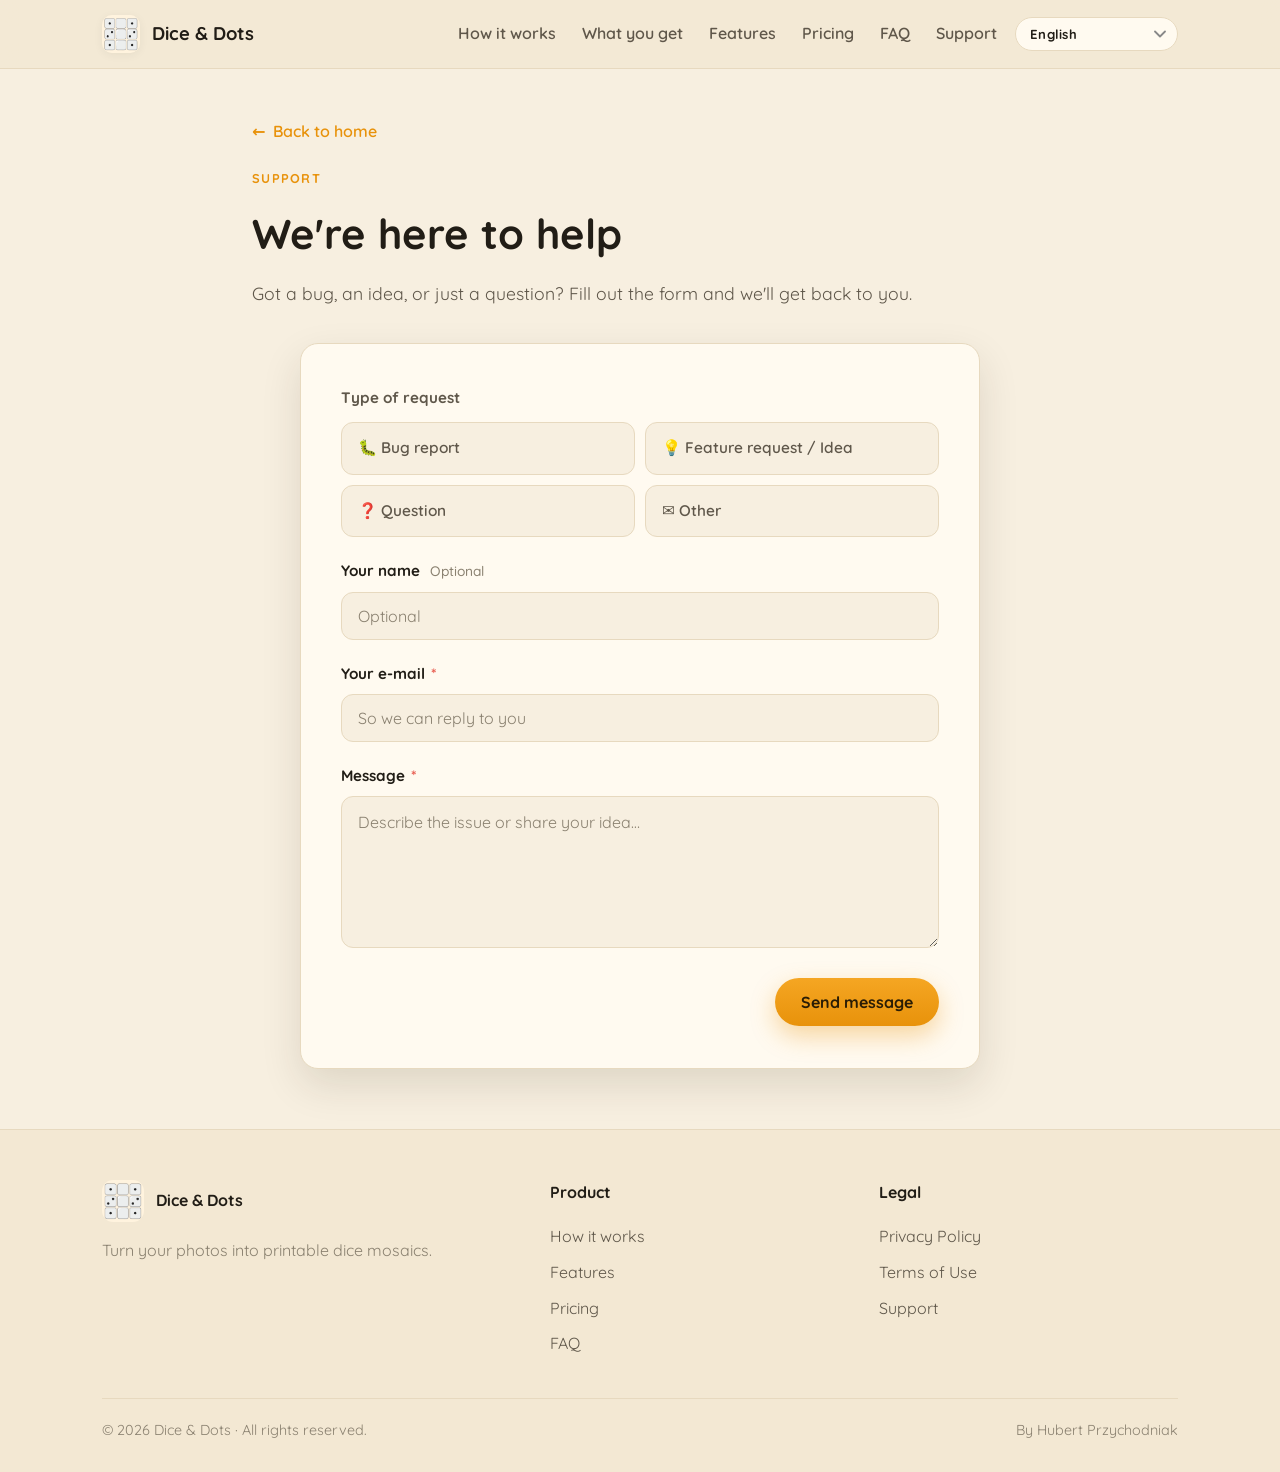
<file: support.html>
<!DOCTYPE html>
<html lang="en">
<head>
  <meta charset="UTF-8" />
  <meta name="viewport" content="width=device-width, initial-scale=1.0" />
  <title>Support — Dice &amp; Dots</title>
  <meta name="description" content="Need help with Dice & Dots? Report a bug, suggest a feature, or ask a question — we'll get back to you." />
  <meta name="theme-color" content="#f5a623" />
  <link rel="icon" type="image/x-icon" href="favicon.ico?v=20260609" />
  <link rel="icon" type="image/png" sizes="16x16" href="assets/favicon-16.png?v=20260609" />
  <link rel="icon" type="image/png" sizes="32x32" href="assets/favicon-32.png?v=20260609" />
  <link rel="icon" type="image/png" sizes="48x48" href="assets/favicon-48.png?v=20260609" />
  <link rel="icon" type="image/png" sizes="512x512" href="assets/favicon.png?v=20260609" />
  <link rel="shortcut icon" href="favicon.ico?v=20260609" />
  <link rel="apple-touch-icon" sizes="180x180" href="assets/apple-touch-icon.png?v=20260609" />
  <link rel="preconnect" href="https://fonts.googleapis.com" />
  <link rel="preconnect" href="https://fonts.gstatic.com" crossorigin />
  <link href="https://fonts.googleapis.com/css2?family=Quicksand:wght@400;500;600;700&display=swap" rel="stylesheet" />
  <link rel="stylesheet" href="assets/css/styles.css?v=20260612-multilang" />
</head>
<body>

  <!-- ============ HEADER ============ -->
  <header class="site-header">
    <div class="wrap nav">
      <a class="brand" href="index.html">
        <img src="assets/icon.png" alt="Dice & Dots icon" />
        <span>Dice &amp; Dots</span>
      </a>

      <nav class="nav-links">
        <a href="index.html#how" data-i18n="nav.how">How it works</a>
        <a href="index.html#build" data-i18n="nav.build">What you get</a>
        <a href="index.html#features" data-i18n="nav.features">Features</a>
        <a href="index.html#pricing" data-i18n="nav.pricing">Pricing</a>
        <a href="index.html#faq" data-i18n="nav.faq">FAQ</a>
        <a href="support.html" data-i18n="nav.support">Support</a>
      </nav>

      <div class="nav-actions">
        <select class="lang-select" aria-label="Language / Język"></select>
        <button class="nav-toggle" aria-label="Menu"><span></span></button>
      </div>
    </div>
  </header>

  <main class="legal">
    <div class="wrap legal-wrap">
      <a class="back-link" href="index.html">← <span data-i18n="legal.back">Back to home</span></a>

      <div class="section-head support-wrap" style="text-align:left;margin:0 0 36px;">
        <span class="kicker" data-i18n="support.kicker">Support</span>
        <h1 style="font-size:clamp(1.9rem,4vw,2.6rem);margin:10px 0 12px;" data-i18n="support.title">We're here to help</h1>
        <p style="font-size:1.1rem;color:var(--ink-soft);margin:0;" data-i18n="support.subtitle">Got a bug, an idea, or just a question? Fill out the form and we'll get back to you.</p>
      </div>

      <div class="support-wrap">
        <div class="support-card">

          <!-- ---- type tiles ---- -->
          <div>
            <p style="font-weight:700;font-size:.95rem;margin:0 0 12px;" data-i18n="support.form.type.label">Type of request</p>
            <div class="support-types" role="group">
              <input class="type-option" type="radio" name="type" id="t-bug"     value="Bug report"           />
              <label for="t-bug"     data-i18n="support.form.type.bug">🐛  Bug report</label>

              <input class="type-option" type="radio" name="type" id="t-feature" value="Feature request / Idea" />
              <label for="t-feature" data-i18n="support.form.type.feature">💡  Feature request / Idea</label>

              <input class="type-option" type="radio" name="type" id="t-question" value="Question"             />
              <label for="t-question" data-i18n="support.form.type.question">❓  Question</label>

              <input class="type-option" type="radio" name="type" id="t-other"   value="Other"                />
              <label for="t-other"   data-i18n="support.form.type.other">✉️  Other</label>
            </div>
          </div>

          <!-- ---- form ---- -->
          <form id="support-form"
                action="https://formsubmit.co/szaroczarnytrzmiel@gmail.com"
                method="POST"
                novalidate>

            <!-- FormSubmit config -->
            <input type="hidden" name="_captcha" value="false" />
            <input type="hidden" name="_template" value="table" />
            <input type="hidden" name="_subject" id="hidden-subject" value="Dice & Dots — new support request" />

            <!-- hidden: passes the selected type tile value -->
            <input type="hidden" name="request_type" id="hidden-type" value="" />

            <div class="form-group">
              <label for="f-name">
                <span data-i18n="support.form.name.label">Your name</span>
                <span class="form-optional" data-i18n="support.form.name.placeholder">(optional)</span>
              </label>
              <input
                class="form-control"
                type="text"
                id="f-name"
                name="name"
                autocomplete="name"
                data-i18n-attr="placeholder:support.form.name.placeholder"
                placeholder="Optional"
              />
            </div>

            <div class="form-group">
              <label for="f-email">
                <span data-i18n="support.form.email.label">Your e-mail</span>
                <span style="color:#e85c50;margin-left:2px" aria-hidden="true">*</span>
              </label>
              <input
                class="form-control"
                type="email"
                id="f-email"
                name="email"
                required
                autocomplete="email"
                data-i18n-attr="placeholder:support.form.email.placeholder"
                placeholder="So we can reply to you"
              />
            </div>

            <div class="form-group">
              <label for="f-message">
                <span data-i18n="support.form.message.label">Message</span>
                <span style="color:#e85c50;margin-left:2px" aria-hidden="true">*</span>
              </label>
              <textarea
                class="form-control"
                id="f-message"
                name="message"
                required
                rows="5"
                data-i18n-attr="placeholder:support.form.message.placeholder"
                placeholder="Describe the issue or share your idea…"
              ></textarea>
            </div>

            <div class="form-submit">
              <button class="btn btn-primary" type="submit" id="submit-btn">
                <span id="submit-label" data-i18n="support.form.submit">Send message</span>
              </button>
            </div>
          </form>

          <!-- result banner -->
          <div class="form-result" id="form-result" role="alert">
            <strong id="result-title"></strong>
            <span id="result-text"></span>
          </div>

        </div><!-- /.support-card -->
      </div><!-- /.support-wrap -->
    </div><!-- /.legal-wrap -->
  </main>

  <!-- ============ FOOTER ============ -->
  <footer class="site-footer">
    <div class="wrap">
      <div class="footer-grid">
        <div>
          <div class="footer-brand">
            <img src="assets/icon.png" alt="Dice & Dots icon" />
            <strong>Dice &amp; Dots</strong>
          </div>
          <p class="muted" data-i18n="footer.tagline">Turn your photos into printable dice mosaics.</p>
        </div>
        <div>
          <h4 data-i18n="footer.product">Product</h4>
          <a href="index.html#how" data-i18n="nav.how">How it works</a>
          <a href="index.html#features" data-i18n="nav.features">Features</a>
          <a href="index.html#pricing" data-i18n="nav.pricing">Pricing</a>
          <a href="index.html#faq" data-i18n="nav.faq">FAQ</a>
        </div>
        <div>
          <h4 data-i18n="footer.legal">Legal</h4>
          <a href="privacy.html" data-i18n="footer.privacy">Privacy Policy</a>
          <a href="terms.html" data-i18n="footer.terms">Terms of Use</a>
          <a href="support.html" data-i18n="nav.support">Support</a>
        </div>
      </div>
      <div class="footer-bottom">
        <span>© <span id="year"></span> Dice &amp; Dots · <span data-i18n="footer.rights">All rights reserved.</span></span>
        <span data-i18n="footer.madeby">By Hubert Przychodniak</span>
      </div>
    </div>
  </footer>

  <script src="assets/js/i18n.js?v=20260612-multilang"></script>
  <script>document.getElementById("year").textContent = new Date().getFullYear();</script>
  <script>
    (function () {
      const form      = document.getElementById("support-form");
      const submitBtn = document.getElementById("submit-btn");
      const submitLbl = document.getElementById("submit-label");
      const resultBox = document.getElementById("form-result");
      const resTitle  = document.getElementById("result-title");
      const resText   = document.getElementById("result-text");
      const hiddenType = document.getElementById("hidden-type");
      const hiddenSubject = document.getElementById("hidden-subject");

      document.querySelectorAll(".type-option").forEach(function (radio) {
        radio.addEventListener("change", function () {
          hiddenType.value = radio.value;
          hiddenSubject.value = "Dice & Dots support: " + radio.value;
        });
      });

      form.addEventListener("submit", async function (e) {
        e.preventDefault();

        const email = form.querySelector("#f-email").value.trim();
        const msg   = form.querySelector("#f-message").value.trim();
        if (!email || !msg) return;

        const lang = document.documentElement.lang || "en";
        const dict = (typeof I18N !== "undefined" && I18N[lang]) ? I18N[lang] : {};

        submitLbl.textContent = dict["support.form.sending"] || "Sending…";
        submitBtn.disabled = true;
        resultBox.className = "form-result";

        const data = new FormData(form);

        try {
          const res = await fetch(form.action, {
            method: "POST",
            body: data,
            headers: { Accept: "application/json" }
          });

          if (res.ok) {
            resultBox.className = "form-result success";
            resTitle.textContent = dict["support.form.success.title"] || "Message sent!";
            resText.textContent  = dict["support.form.success.text"]  || "Thank you — we'll get back to you as soon as possible.";
            form.reset();
            hiddenType.value = "";
          } else {
            throw new Error("non-ok");
          }
        } catch (_) {
          resultBox.className = "form-result error";
          resTitle.textContent = "";
          resText.textContent  = dict["support.form.error"] || "Something went wrong. Please try again or e-mail us directly at szaroczarnytrzmiel@gmail.com";
        } finally {
          submitLbl.textContent = dict["support.form.submit"] || "Send message";
          submitBtn.disabled = false;
          resultBox.scrollIntoView({ behavior: "smooth", block: "nearest" });
        }
      });
    })();
  </script>
</body>
</html>
</file>
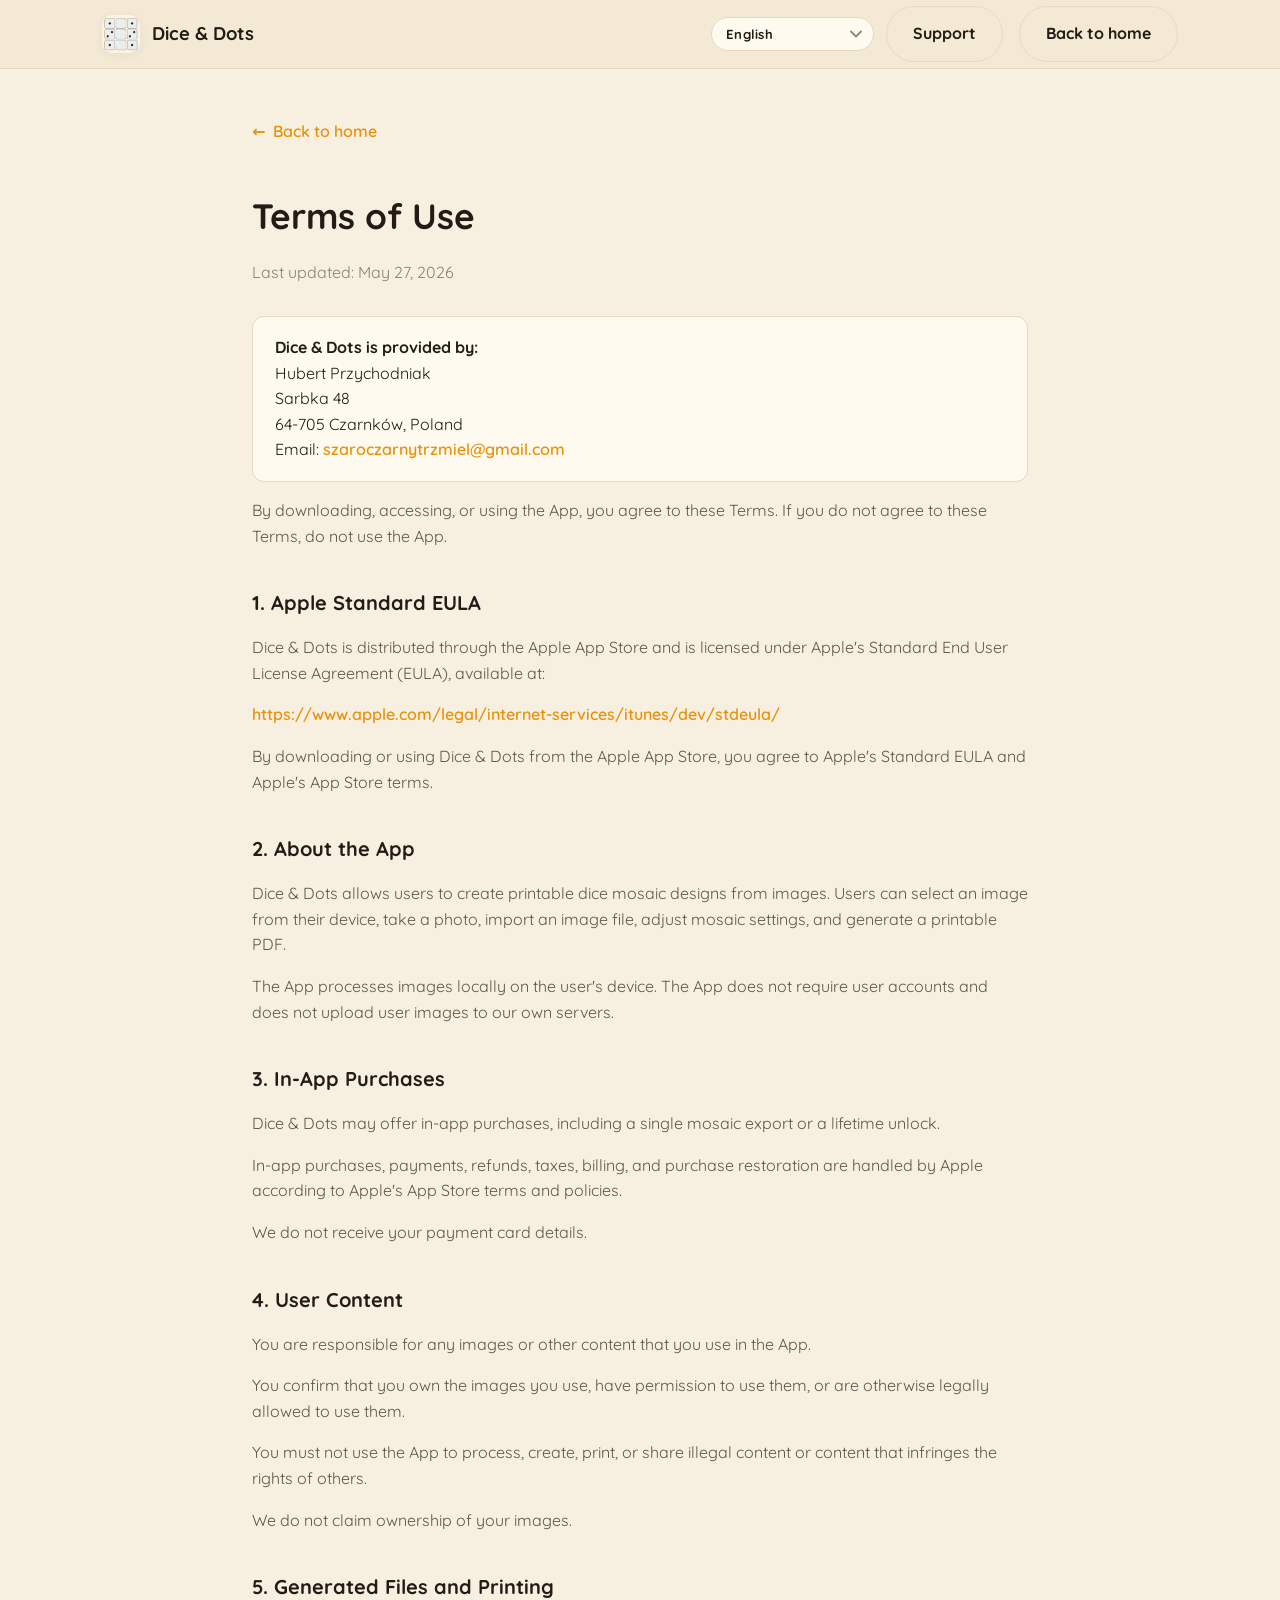
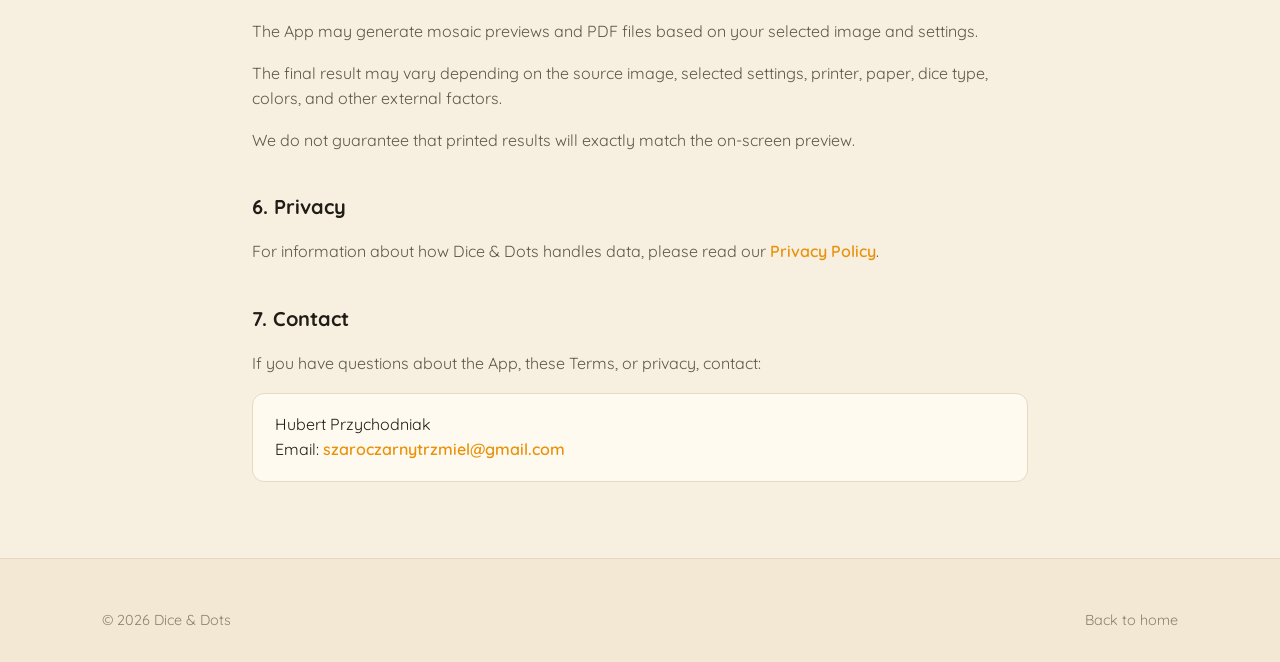
<file: terms.html>
<!DOCTYPE html>
<html lang="en">
<head>
  <meta charset="UTF-8" />
  <meta name="viewport" content="width=device-width, initial-scale=1.0" />
  <title>Terms of Use — Dice &amp; Dots</title>
  <meta name="description" content="Terms of Use for the Dice & Dots app, based on Apple's Standard EULA." />
  <meta name="theme-color" content="#f5a623" />
  <link rel="icon" type="image/x-icon" href="favicon.ico?v=20260609" />
  <link rel="icon" type="image/png" sizes="16x16" href="assets/favicon-16.png?v=20260609" />
  <link rel="icon" type="image/png" sizes="32x32" href="assets/favicon-32.png?v=20260609" />
  <link rel="icon" type="image/png" sizes="48x48" href="assets/favicon-48.png?v=20260609" />
  <link rel="icon" type="image/png" sizes="512x512" href="assets/favicon.png?v=20260609" />
  <link rel="shortcut icon" href="favicon.ico?v=20260609" />
  <link rel="apple-touch-icon" sizes="180x180" href="assets/apple-touch-icon.png?v=20260609" />
  <link rel="preconnect" href="https://fonts.googleapis.com" />
  <link rel="preconnect" href="https://fonts.gstatic.com" crossorigin />
  <link href="https://fonts.googleapis.com/css2?family=Quicksand:wght@400;500;600;700&display=swap" rel="stylesheet" />
  <link rel="stylesheet" href="assets/css/styles.css?v=20260612-multilang" />
</head>
<body>

  <header class="site-header">
    <div class="wrap nav">
      <a class="brand" href="index.html">
        <img src="assets/icon.png" alt="Dice & Dots icon" />
        <span>Dice &amp; Dots</span>
      </a>
      <div class="nav-actions" style="margin-left:auto">
        <select class="lang-select" aria-label="Language / Język"></select>
        <a class="btn btn-ghost" href="support.html" data-i18n="nav.support" style="margin-right:4px">Support</a>
        <a class="btn btn-ghost" href="index.html" data-i18n="legal.back">Back to home</a>
      </div>
    </div>
  </header>

  <main class="legal">
    <div class="wrap legal-wrap">
      <a class="back-link" href="index.html">← <span data-i18n="legal.back">Back to home</span></a>

      <!-- ===================== ENGLISH ===================== -->
      <div data-lang="en">
        <h1>Terms of Use</h1>
        <p class="updated">Last updated: May 27, 2026</p>

        <div class="provider">
          <strong>Dice &amp; Dots is provided by:</strong><br />
          Hubert Przychodniak<br />
          Sarbka 48<br />
          64-705 Czarnków, Poland<br />
          Email: <a href="mailto:szaroczarnytrzmiel@gmail.com">szaroczarnytrzmiel@gmail.com</a>
        </div>

        <p>By downloading, accessing, or using the App, you agree to these Terms. If you do not agree to these Terms, do not use the App.</p>

        <h2>1. Apple Standard EULA</h2>
        <p>Dice &amp; Dots is distributed through the Apple App Store and is licensed under Apple's Standard End User License Agreement (EULA), available at:</p>
        <p><a href="https://www.apple.com/legal/internet-services/itunes/dev/stdeula/" target="_blank" rel="noopener">https://www.apple.com/legal/internet-services/itunes/dev/stdeula/</a></p>
        <p>By downloading or using Dice &amp; Dots from the Apple App Store, you agree to Apple's Standard EULA and Apple's App Store terms.</p>

        <h2>2. About the App</h2>
        <p>Dice &amp; Dots allows users to create printable dice mosaic designs from images. Users can select an image from their device, take a photo, import an image file, adjust mosaic settings, and generate a printable PDF.</p>
        <p>The App processes images locally on the user's device. The App does not require user accounts and does not upload user images to our own servers.</p>

        <h2>3. In-App Purchases</h2>
        <p>Dice &amp; Dots may offer in-app purchases, including a single mosaic export or a lifetime unlock.</p>
        <p>In-app purchases, payments, refunds, taxes, billing, and purchase restoration are handled by Apple according to Apple's App Store terms and policies.</p>
        <p>We do not receive your payment card details.</p>

        <h2>4. User Content</h2>
        <p>You are responsible for any images or other content that you use in the App.</p>
        <p>You confirm that you own the images you use, have permission to use them, or are otherwise legally allowed to use them.</p>
        <p>You must not use the App to process, create, print, or share illegal content or content that infringes the rights of others.</p>
        <p>We do not claim ownership of your images.</p>

        <h2>5. Generated Files and Printing</h2>
        <p>The App may generate mosaic previews and PDF files based on your selected image and settings.</p>
        <p>The final result may vary depending on the source image, selected settings, printer, paper, dice type, colors, and other external factors.</p>
        <p>We do not guarantee that printed results will exactly match the on-screen preview.</p>

        <h2>6. Privacy</h2>
        <p>For information about how Dice &amp; Dots handles data, please read our <a href="privacy.html">Privacy Policy</a>.</p>

        <h2>7. Contact</h2>
        <p>If you have questions about the App, these Terms, or privacy, contact:</p>
        <div class="provider">
          Hubert Przychodniak<br />
          Email: <a href="mailto:szaroczarnytrzmiel@gmail.com">szaroczarnytrzmiel@gmail.com</a>
        </div>
      </div>

      <!-- ===================== POLSKI ===================== -->
      <div data-lang="pl">
        <h1>Warunki korzystania</h1>
        <p class="updated">Ostatnia aktualizacja: 27 maja 2026</p>

        <div class="provider">
          <strong>Dostawcą Dice &amp; Dots jest:</strong><br />
          Hubert Przychodniak<br />
          Sarbka 48<br />
          64-705 Czarnków, Polska<br />
          E-mail: <a href="mailto:szaroczarnytrzmiel@gmail.com">szaroczarnytrzmiel@gmail.com</a>
        </div>

        <p>Pobierając, uzyskując dostęp lub korzystając z Aplikacji, akceptujesz niniejsze Warunki. Jeśli nie akceptujesz niniejszych Warunków, nie korzystaj z Aplikacji.</p>

        <h2>1. Standardowa umowa EULA Apple</h2>
        <p>Dice &amp; Dots jest dystrybuowana za pośrednictwem Apple App Store i licencjonowana na podstawie Standardowej Umowy Licencyjnej Użytkownika Końcowego (EULA) firmy Apple, dostępnej pod adresem:</p>
        <p><a href="https://www.apple.com/legal/internet-services/itunes/dev/stdeula/" target="_blank" rel="noopener">https://www.apple.com/legal/internet-services/itunes/dev/stdeula/</a></p>
        <p>Pobierając lub korzystając z Dice &amp; Dots z Apple App Store, akceptujesz Standardową umowę EULA firmy Apple oraz warunki App Store.</p>

        <h2>2. O Aplikacji</h2>
        <p>Dice &amp; Dots umożliwia użytkownikom tworzenie gotowych do druku projektów mozaik z kostek na podstawie zdjęć. Użytkownicy mogą wybrać obraz z urządzenia, zrobić zdjęcie, zaimportować plik z obrazem, dostosować ustawienia mozaiki i wygenerować plik PDF do druku.</p>
        <p>Aplikacja przetwarza obrazy lokalnie na urządzeniu użytkownika. Aplikacja nie wymaga kont użytkowników i nie przesyła obrazów użytkowników na nasze serwery.</p>

        <h2>3. Zakupy w aplikacji</h2>
        <p>Dice &amp; Dots może oferować zakupy w aplikacji, w tym pojedynczy eksport mozaiki lub odblokowanie na zawsze.</p>
        <p>Zakupy w aplikacji, płatności, zwroty, podatki, rozliczenia i przywracanie zakupów są obsługiwane przez Apple zgodnie z warunkami i zasadami App Store.</p>
        <p>Nie otrzymujemy danych Twojej karty płatniczej.</p>

        <h2>4. Treści użytkownika</h2>
        <p>Ponosisz odpowiedzialność za wszelkie obrazy i inne treści, których używasz w Aplikacji.</p>
        <p>Potwierdzasz, że jesteś właścicielem używanych obrazów, masz pozwolenie na ich użycie lub jesteś w inny sposób uprawniony do ich wykorzystania.</p>
        <p>Nie wolno używać Aplikacji do przetwarzania, tworzenia, drukowania ani udostępniania nielegalnych treści lub treści naruszających prawa innych osób.</p>
        <p>Nie roszczymy sobie praw własności do Twoich obrazów.</p>

        <h2>5. Wygenerowane pliki i drukowanie</h2>
        <p>Aplikacja może generować podglądy mozaik i pliki PDF na podstawie wybranego przez Ciebie obrazu i ustawień.</p>
        <p>Ostateczny wynik może się różnić w zależności od obrazu źródłowego, wybranych ustawień, drukarki, papieru, rodzaju kostek, kolorów i innych czynników zewnętrznych.</p>
        <p>Nie gwarantujemy, że wydrukowane wyniki będą dokładnie odpowiadać podglądowi na ekranie.</p>

        <h2>6. Prywatność</h2>
        <p>Informacje o tym, jak Dice &amp; Dots postępuje z danymi, znajdziesz w naszej <a href="privacy.html">Polityce prywatności</a>.</p>

        <h2>7. Kontakt</h2>
        <p>Jeśli masz pytania dotyczące Aplikacji, niniejszych Warunków lub prywatności, skontaktuj się:</p>
        <div class="provider">
          Hubert Przychodniak<br />
          E-mail: <a href="mailto:szaroczarnytrzmiel@gmail.com">szaroczarnytrzmiel@gmail.com</a>
        </div>
      </div>

    </div>
  </main>

  <footer class="site-footer">
    <div class="wrap">
      <div class="footer-bottom" style="border:none;margin:0;padding:0">
        <span>© <span id="year"></span> Dice &amp; Dots</span>
        <span><a href="index.html" data-i18n="legal.back">Back to home</a></span>
      </div>
    </div>
  </footer>

  <script src="assets/js/i18n.js?v=20260612-multilang"></script>
  <script>document.getElementById("year").textContent = new Date().getFullYear();</script>
</body>
</html>
</file>
<file: assets/css/styles.css>
/* Dice & Dots — website styles
   Palette derived from the actual app UI (warm cream + amber accent + charcoal dice). */

:root {
  --bg: #f7efe0;
  --bg-soft: #f1e6d2;
  --card: #fffaf0;
  --card-border: #e7d9bf;
  --header: #f3e8d3;
  --ink: #211d16;
  --ink-soft: #5f574a;
  --ink-muted: #8a8170;
  --accent: #f5a623;
  --accent-strong: #e8920b;
  --accent-ink: #2a1d05;
  --charcoal: #17151a;
  --charcoal-soft: #211f26;
  --white-dice: #fbfaf7;
  --radius: 18px;
  --radius-sm: 12px;
  --shadow-sm: 0 2px 10px rgba(40, 30, 10, 0.06);
  --shadow: 0 16px 40px rgba(40, 30, 10, 0.12);
  --shadow-lg: 0 30px 70px rgba(30, 22, 8, 0.22);
  --maxw: 1120px;
  --font: "Quicksand", system-ui, -apple-system, "Segoe UI", Roboto, sans-serif;
}

* { box-sizing: border-box; }

html { scroll-behavior: smooth; }

body {
  margin: 0;
  font-family: var(--font);
  background: var(--bg);
  color: var(--ink);
  line-height: 1.6;
  -webkit-font-smoothing: antialiased;
  text-rendering: optimizeLegibility;
}

img { max-width: 100%; display: block; }

a { color: inherit; text-decoration: none; }

.wrap {
  width: 100%;
  max-width: var(--maxw);
  margin: 0 auto;
  padding: 0 22px;
}

.muted { color: var(--ink-muted); }

/* ---------- buttons ---------- */
.btn {
  display: inline-flex;
  align-items: center;
  gap: 10px;
  font-family: var(--font);
  font-weight: 700;
  font-size: 1rem;
  border: none;
  border-radius: 999px;
  padding: 14px 26px;
  cursor: pointer;
  transition: transform .15s ease, box-shadow .15s ease, background .15s ease;
}
.btn:active { transform: translateY(1px); }

.btn-primary {
  background: linear-gradient(180deg, var(--accent) 0%, var(--accent-strong) 100%);
  color: var(--accent-ink);
  box-shadow: 0 10px 24px rgba(232, 146, 11, 0.35);
}
.btn-primary:hover { box-shadow: 0 14px 30px rgba(232, 146, 11, 0.45); transform: translateY(-2px); }

.btn-ghost {
  background: transparent;
  color: var(--ink);
  border: 1.5px solid var(--card-border);
}
.btn-ghost:hover { background: var(--card); }

/* ---------- header ---------- */
.site-header {
  position: sticky;
  top: 0;
  z-index: 50;
  background: rgba(243, 232, 211, 0.85);
  backdrop-filter: blur(12px);
  border-bottom: 1px solid var(--card-border);
}
.nav {
  display: flex;
  align-items: center;
  justify-content: space-between;
  height: 68px;
  gap: 18px;
}
.brand {
  display: flex;
  align-items: center;
  gap: 12px;
  font-weight: 700;
  font-size: 1.15rem;
}
.brand span { white-space: nowrap; }
.brand img { width: 38px; height: 38px; border-radius: 10px; box-shadow: var(--shadow-sm); }

.nav-links {
  display: flex;
  align-items: center;
  gap: 26px;
  margin-left: auto;
}
.nav-links a { font-weight: 600; color: var(--ink-soft); }
.nav-links a:hover { color: var(--ink); }

.nav-actions { display: flex; align-items: center; gap: 12px; }

/* language toggle */
.lang-toggle {
  display: inline-flex;
  background: var(--card);
  border: 1.5px solid var(--card-border);
  border-radius: 999px;
  overflow: hidden;
}
.lang-toggle button {
  border: none;
  background: transparent;
  font-family: var(--font);
  font-weight: 700;
  font-size: .82rem;
  letter-spacing: .04em;
  padding: 7px 13px;
  cursor: pointer;
  color: var(--ink-muted);
}
.lang-toggle button.active {
  background: var(--accent);
  color: var(--accent-ink);
}

.lang-select {
  appearance: none;
  -webkit-appearance: none;
  background-color: var(--card);
  border: 1.5px solid var(--card-border);
  border-radius: 999px;
  font-family: var(--font);
  font-weight: 700;
  font-size: .82rem;
  letter-spacing: .02em;
  color: var(--ink);
  padding: 8px 30px 8px 14px;
  max-width: 168px;
  cursor: pointer;
  background-image: url("data:image/svg+xml,%3Csvg xmlns='http://www.w3.org/2000/svg' width='12' height='8' viewBox='0 0 12 8'%3E%3Cpath fill='none' stroke='%23888' stroke-width='1.8' stroke-linecap='round' stroke-linejoin='round' d='M1 1.5 6 6.5 11 1.5'/%3E%3C/svg%3E");
  background-repeat: no-repeat;
  background-position: right 11px center;
}
.lang-select:focus-visible {
  outline: 2px solid var(--accent);
  outline-offset: 2px;
}
[dir="rtl"] .lang-select {
  padding: 8px 14px 8px 30px;
  background-position: left 11px center;
}

.nav-toggle {
  display: none;
  background: var(--card);
  border: 1.5px solid var(--card-border);
  border-radius: 10px;
  width: 42px; height: 42px;
  cursor: pointer;
  align-items: center;
  justify-content: center;
}
.nav-toggle span, .nav-toggle span::before, .nav-toggle span::after {
  content: "";
  display: block;
  width: 18px; height: 2px;
  background: var(--ink);
  position: relative;
}
.nav-toggle span::before { position: absolute; top: -6px; }
.nav-toggle span::after { position: absolute; top: 6px; }

/* ---------- hero ---------- */
.hero { padding: 70px 0 40px; overflow: hidden; }
.hero-grid {
  display: grid;
  grid-template-columns: 1.05fr 0.95fr;
  gap: 40px;
  align-items: center;
}
.eyebrow {
  display: inline-flex;
  align-items: center;
  gap: 8px;
  font-weight: 700;
  font-size: .8rem;
  letter-spacing: .08em;
  text-transform: uppercase;
  color: var(--accent-strong);
  background: rgba(245, 166, 35, 0.14);
  border: 1px solid rgba(245, 166, 35, 0.3);
  padding: 6px 14px;
  border-radius: 999px;
}
.hero h1 {
  font-size: clamp(2.3rem, 5vw, 3.5rem);
  line-height: 1.08;
  margin: 18px 0 14px;
  font-weight: 700;
  letter-spacing: -0.02em;
}
.hero h1 .accent { color: var(--accent-strong); }
.hero .lead {
  font-size: 1.2rem;
  color: var(--ink-soft);
  max-width: 46ch;
}
.hero-cta { display: flex; flex-wrap: wrap; gap: 14px; margin-top: 28px; }
.hero-note { margin-top: 16px; font-size: .92rem; color: var(--ink-muted); }

.hero-visual { position: relative; display: flex; justify-content: center; }
.phone {
  width: min(330px, 78%);
  border-radius: 34px;
  box-shadow: var(--shadow-lg);
  border: 8px solid #14121a;
  background: #14121a;
}
.phone.back {
  position: absolute;
  width: min(270px, 64%);
  transform: rotate(-9deg) translate(-58%, 8%);
  left: 50%;
  filter: brightness(.97);
  z-index: -1;
  opacity: .95;
}

/* dice strip divider */
.dice-strip {
  display: flex;
  gap: 10px;
  justify-content: center;
  padding: 26px 0;
  flex-wrap: wrap;
}
.die {
  width: 34px; height: 34px;
  background: var(--charcoal);
  border-radius: 8px;
  display: grid;
  grid-template-columns: repeat(3, 1fr);
  grid-template-rows: repeat(3, 1fr);
  padding: 5px;
  box-shadow: var(--shadow-sm);
}
.die i { background: transparent; border-radius: 50%; }
.die i.on { background: var(--white-dice); }

/* ---------- sections ---------- */
section { padding: 64px 0; }
.section-head { text-align: center; max-width: 720px; margin: 0 auto 46px; }
.section-head h2 {
  font-size: clamp(1.8rem, 3.5vw, 2.5rem);
  margin: 8px 0 12px;
  letter-spacing: -0.02em;
}
.section-head p { font-size: 1.1rem; color: var(--ink-soft); margin: 0; }
.kicker {
  font-weight: 700;
  font-size: .8rem;
  letter-spacing: .1em;
  text-transform: uppercase;
  color: var(--accent-strong);
}

.alt { background: var(--bg-soft); }

/* steps */
.steps {
  display: grid;
  grid-template-columns: repeat(4, 1fr);
  gap: 22px;
}
.step {
  background: var(--card);
  border: 1px solid var(--card-border);
  border-radius: var(--radius);
  padding: 26px 22px;
  box-shadow: var(--shadow-sm);
  position: relative;
}
.step .num {
  width: 40px; height: 40px;
  border-radius: 50%;
  background: var(--accent);
  color: var(--accent-ink);
  font-weight: 700;
  display: grid; place-items: center;
  margin-bottom: 14px;
}
.step h3 { margin: 0 0 8px; font-size: 1.18rem; }
.step p { margin: 0; color: var(--ink-soft); font-size: .98rem; }

/* what you get / instructions */
.getit-grid {
  display: grid;
  grid-template-columns: 1fr 1fr;
  gap: 40px;
  align-items: center;
}
.getit-grid.reverse { direction: rtl; }
.getit-grid.reverse > * { direction: ltr; }
.getit-media img {
  border-radius: var(--radius);
  box-shadow: var(--shadow);
  border: 1px solid var(--card-border);
}
.getit-text h3 { font-size: 1.6rem; margin: 6px 0 14px; }
.getit-text p { color: var(--ink-soft); font-size: 1.05rem; }
.checklist { list-style: none; padding: 0; margin: 18px 0 0; }
.checklist li {
  position: relative;
  padding: 8px 0 8px 34px;
  color: var(--ink-soft);
  font-size: 1.02rem;
}
.checklist li::before {
  content: "";
  position: absolute;
  left: 0; top: 12px;
  width: 20px; height: 20px;
  border-radius: 50%;
  background: var(--accent);
  box-shadow: inset 0 0 0 2px var(--card);
}
.checklist li::after {
  content: "";
  position: absolute;
  left: 7px; top: 15px;
  width: 5px; height: 9px;
  border: solid var(--accent-ink);
  border-width: 0 2px 2px 0;
  transform: rotate(45deg);
}

/* features */
.features {
  display: grid;
  grid-template-columns: repeat(3, 1fr);
  gap: 20px;
}
.feature {
  background: var(--card);
  border: 1px solid var(--card-border);
  border-radius: var(--radius);
  padding: 24px;
  box-shadow: var(--shadow-sm);
  transition: transform .15s ease, box-shadow .15s ease;
}
.feature:hover { transform: translateY(-4px); box-shadow: var(--shadow); }
.feature .ico {
  width: 46px; height: 46px;
  border-radius: 12px;
  background: rgba(245, 166, 35, 0.16);
  display: grid; place-items: center;
  font-size: 1.4rem;
  margin-bottom: 14px;
}
.feature h3 { margin: 0 0 6px; font-size: 1.12rem; }
.feature p { margin: 0; color: var(--ink-soft); font-size: .96rem; }

/* inspiration carousel */
.inspo-carousel {
  position: relative;
  max-width: 600px;
  margin: 0 auto;
}
.inspo-track {
  position: relative;
  overflow: hidden;
  border-radius: var(--radius);
  box-shadow: var(--shadow-lg);
  background: var(--charcoal);
  aspect-ratio: 1 / 1;
}
/* Fallback for browsers without aspect-ratio (older mobile Safari/Chrome):
   keep the track square via padding so absolutely-positioned slides stay visible. */
@supports not (aspect-ratio: 1 / 1) {
  .inspo-track { height: 0; padding-top: 100%; }
}
.inspo-slide {
  position: absolute;
  inset: 0;
  opacity: 0;
  transition: opacity .55s ease;
}
.inspo-slide.active { opacity: 1; }
.inspo-slide img {
  width: 100%;
  height: 100%;
  object-fit: contain;
  display: block;
}
.inspo-btn {
  position: absolute;
  top: 50%;
  transform: translateY(-50%);
  width: 46px;
  height: 46px;
  border-radius: 50%;
  background: rgba(247, 239, 224, 0.92);
  border: 1.5px solid var(--card-border);
  cursor: pointer;
  font-size: 1.8rem;
  line-height: 1;
  display: grid;
  place-items: center;
  box-shadow: var(--shadow-sm);
  color: var(--ink);
  transition: background .15s ease, transform .15s ease, box-shadow .15s ease;
  z-index: 2;
  padding: 0;
}
.inspo-btn:hover {
  background: #fff;
  box-shadow: var(--shadow);
  transform: translateY(-50%) scale(1.1);
}
.inspo-prev { left: -23px; }
.inspo-next { right: -23px; }
.inspo-dots {
  display: flex;
  justify-content: center;
  gap: 9px;
  margin-top: 20px;
}
.inspo-dot {
  width: 9px;
  height: 9px;
  border-radius: 50%;
  background: var(--card-border);
  border: none;
  cursor: pointer;
  padding: 0;
  transition: background .2s ease, transform .2s ease;
}
.inspo-dot.active {
  background: var(--accent);
  transform: scale(1.35);
}

/* gallery */
.gallery {
  display: grid;
  grid-template-columns: repeat(4, 1fr);
  gap: 18px;
}
.gallery img {
  border-radius: 22px;
  box-shadow: var(--shadow);
  border: 1px solid var(--card-border);
  background: #14121a;
}

/* pricing */
.pricing {
  display: grid;
  grid-template-columns: repeat(2, minmax(0, 380px));
  gap: 26px;
  justify-content: center;
}
.price-card {
  background: var(--card);
  border: 1px solid var(--card-border);
  border-radius: var(--radius);
  padding: 32px 28px;
  box-shadow: var(--shadow-sm);
  position: relative;
}
.price-card.featured {
  border: 2px solid var(--accent);
  box-shadow: var(--shadow);
}
.price-tag {
  position: absolute;
  top: -14px; right: 22px;
  background: var(--accent);
  color: var(--accent-ink);
  font-weight: 700;
  font-size: .78rem;
  letter-spacing: .04em;
  padding: 5px 13px;
  border-radius: 999px;
}
.price-card h3 { margin: 0 0 6px; font-size: 1.4rem; }
.price-card .price { font-size: 2.1rem; font-weight: 700; margin: 10px 0; }
.price-card .price small { font-size: .95rem; font-weight: 600; color: var(--ink-muted); }
.price-card ul { list-style: none; padding: 0; margin: 18px 0 0; }
.price-card li { padding: 7px 0 7px 26px; position: relative; color: var(--ink-soft); }
.price-card li::before {
  content: "✓"; position: absolute; left: 0; color: var(--accent-strong); font-weight: 700;
}

/* faq */
.faq { max-width: 800px; margin: 0 auto; }
.faq details {
  background: var(--card);
  border: 1px solid var(--card-border);
  border-radius: var(--radius-sm);
  padding: 4px 22px;
  margin-bottom: 14px;
  box-shadow: var(--shadow-sm);
}
.faq summary {
  list-style: none;
  cursor: pointer;
  font-weight: 700;
  font-size: 1.08rem;
  padding: 16px 0;
  display: flex;
  justify-content: space-between;
  align-items: center;
  gap: 16px;
}
.faq summary::-webkit-details-marker { display: none; }
.faq summary::after {
  content: "+";
  font-size: 1.5rem;
  color: var(--accent-strong);
  font-weight: 400;
  transition: transform .2s ease;
}
.faq details[open] summary::after { transform: rotate(45deg); }
.faq details p { margin: 0 0 18px; color: var(--ink-soft); }

/* cta band */
.cta-band {
  background: linear-gradient(135deg, #1b1820 0%, #2a2530 100%);
  color: #fff;
  border-radius: 28px;
  padding: 54px 40px;
  text-align: center;
  box-shadow: var(--shadow);
}
.cta-band h2 { font-size: clamp(1.7rem, 3.5vw, 2.4rem); margin: 0 0 12px; }
.cta-band p { color: #cfc7b8; font-size: 1.1rem; margin: 0 auto 26px; max-width: 50ch; }

/* footer */
.site-footer {
  background: var(--header);
  border-top: 1px solid var(--card-border);
  padding: 50px 0 30px;
  margin-top: 30px;
}
.footer-grid {
  display: grid;
  grid-template-columns: 1.4fr 1fr 1fr;
  gap: 30px;
}
.footer-grid h4 { margin: 0 0 14px; font-size: 1rem; }
.footer-grid a { display: block; color: var(--ink-soft); padding: 5px 0; }
.footer-grid a:hover { color: var(--ink); }
.footer-brand { display: flex; align-items: center; gap: 12px; margin-bottom: 12px; }
.footer-brand img { width: 42px; height: 42px; border-radius: 11px; }
.footer-bottom {
  margin-top: 36px;
  padding-top: 20px;
  border-top: 1px solid var(--card-border);
  display: flex;
  justify-content: space-between;
  flex-wrap: wrap;
  gap: 10px;
  color: var(--ink-muted);
  font-size: .9rem;
}

/* legal pages */
.legal { padding: 50px 0 30px; }
.legal-wrap { max-width: 820px; margin: 0 auto; }
.legal h1 { font-size: 2.2rem; margin-bottom: 6px; }
.legal .updated { color: var(--ink-muted); margin-bottom: 30px; }
.legal h2 {
  font-size: 1.25rem;
  margin: 32px 0 10px;
  padding-top: 6px;
}
.legal p, .legal li { color: var(--ink-soft); }
.legal .provider {
  background: var(--card);
  border: 1px solid var(--card-border);
  border-radius: var(--radius-sm);
  padding: 18px 22px;
  margin: 16px 0;
}
.legal a { color: var(--accent-strong); font-weight: 600; }
.back-link { display: inline-flex; align-items: center; gap: 8px; font-weight: 700; color: var(--accent-strong); margin-bottom: 20px; }

/* ---------- support form ---------- */
.support-wrap {
  max-width: 680px;
  margin: 0 auto;
}

.support-card {
  background: var(--card);
  border: 1px solid var(--card-border);
  border-radius: var(--radius);
  padding: 42px 40px;
  box-shadow: var(--shadow);
}

.form-group {
  margin-bottom: 22px;
}
.form-group label {
  display: block;
  font-weight: 700;
  font-size: .95rem;
  margin-bottom: 8px;
  color: var(--ink);
}
.form-group label .form-optional {
  font-weight: 500;
  color: var(--ink-muted);
  font-size: .86rem;
  margin-left: 6px;
}

.form-control {
  width: 100%;
  font-family: var(--font);
  font-size: 1rem;
  color: var(--ink);
  background: var(--bg);
  border: 1.5px solid var(--card-border);
  border-radius: var(--radius-sm);
  padding: 13px 16px;
  outline: none;
  transition: border-color .15s ease, box-shadow .15s ease;
  appearance: none;
  -webkit-appearance: none;
}
.form-control:focus {
  border-color: var(--accent);
  box-shadow: 0 0 0 3px rgba(245, 166, 35, 0.18);
}
.form-control::placeholder {
  color: var(--ink-muted);
}

select.form-control {
  background-image: url("data:image/svg+xml,%3Csvg xmlns='http://www.w3.org/2000/svg' width='16' height='16' viewBox='0 0 24 24' fill='none' stroke='%238a8170' stroke-width='2' stroke-linecap='round' stroke-linejoin='round'%3E%3Cpolyline points='6 9 12 15 18 9'/%3E%3C/svg%3E");
  background-repeat: no-repeat;
  background-position: right 14px center;
  padding-right: 44px;
  cursor: pointer;
}

textarea.form-control {
  resize: vertical;
  min-height: 130px;
  line-height: 1.55;
}

.form-submit {
  display: flex;
  justify-content: flex-end;
  margin-top: 8px;
}

.form-result {
  display: none;
  border-radius: var(--radius-sm);
  padding: 20px 24px;
  margin-top: 28px;
  font-size: 1rem;
}
.form-result.success {
  display: block;
  background: rgba(39, 174, 96, 0.1);
  border: 1.5px solid rgba(39, 174, 96, 0.35);
  color: #1a7a43;
}
.form-result.error {
  display: block;
  background: rgba(224, 72, 66, 0.08);
  border: 1.5px solid rgba(224, 72, 66, 0.28);
  color: #b93030;
}
.form-result strong { display: block; margin-bottom: 4px; font-size: 1.08rem; }

.support-types {
  display: grid;
  grid-template-columns: repeat(2, 1fr);
  gap: 10px;
  margin-bottom: 22px;
}
.type-option { display: none; }
.type-option + label {
  display: flex;
  align-items: center;
  gap: 10px;
  background: var(--bg);
  border: 1.5px solid var(--card-border);
  border-radius: var(--radius-sm);
  padding: 13px 16px;
  cursor: pointer;
  font-weight: 600;
  font-size: .96rem;
  color: var(--ink-soft);
  transition: border-color .15s ease, background .15s ease, color .15s ease;
  user-select: none;
}
.type-option + label:hover {
  border-color: var(--accent);
  background: rgba(245, 166, 35, 0.07);
  color: var(--ink);
}
.type-option:checked + label {
  border-color: var(--accent);
  background: rgba(245, 166, 35, 0.14);
  color: var(--ink);
  box-shadow: 0 0 0 3px rgba(245, 166, 35, 0.18);
}

@media (max-width: 640px) {
  .support-card { padding: 28px 20px; }
  .support-types { grid-template-columns: 1fr; }
  .form-submit { justify-content: stretch; }
  .form-submit .btn { width: 100%; justify-content: center; }
}

/* i18n helpers */
[data-lang-block] { display: none; }

/* reveal animation */
.reveal { opacity: 0; transform: translateY(22px); transition: opacity .6s ease, transform .6s ease; }
.reveal.in { opacity: 1; transform: none; }

/* ---------- responsive ---------- */
@media (max-width: 920px) {
  .hero-grid { grid-template-columns: 1fr; text-align: center; }
  .hero .lead { margin-left: auto; margin-right: auto; }
  .hero-cta { justify-content: center; }
  .hero-visual { margin-top: 30px; }
  .steps { grid-template-columns: repeat(2, 1fr); }
  .features { grid-template-columns: repeat(2, 1fr); }
  .gallery { grid-template-columns: repeat(3, 1fr); }
  .getit-grid, .getit-grid.reverse { grid-template-columns: 1fr; direction: ltr; }
  .footer-grid { grid-template-columns: 1fr 1fr; }
  .inspo-prev { left: 8px; }
  .inspo-next { right: 8px; }
}

@media (max-width: 640px) {
  .nav {
    height: auto;
    min-height: 68px;
    flex-wrap: wrap;
    gap: 10px;
    padding-top: 10px;
    padding-bottom: 10px;
  }
  .brand { font-size: 1rem; }
  .brand img { width: 34px; height: 34px; }
  .nav-actions {
    gap: 8px;
    margin-left: auto;
  }
  .nav-actions .btn {
    font-size: .9rem;
    padding: 10px 14px;
  }
  .lang-toggle button { padding: 7px 11px; }
  .nav-links { display: none; }
  .nav-toggle { display: flex; }
  .nav-links.open {
    display: flex;
    flex-direction: column;
    position: absolute;
    top: 68px; left: 0; right: 0;
    background: var(--header);
    border-bottom: 1px solid var(--card-border);
    padding: 18px 22px;
    gap: 14px;
    align-items: flex-start;
  }
  .steps { grid-template-columns: 1fr; }
  .features { grid-template-columns: 1fr; }
  .gallery { grid-template-columns: repeat(2, 1fr); }
  .pricing { grid-template-columns: 1fr; }
  .footer-grid { grid-template-columns: 1fr; }
  .cta-band { padding: 40px 22px; }
}
</file>
